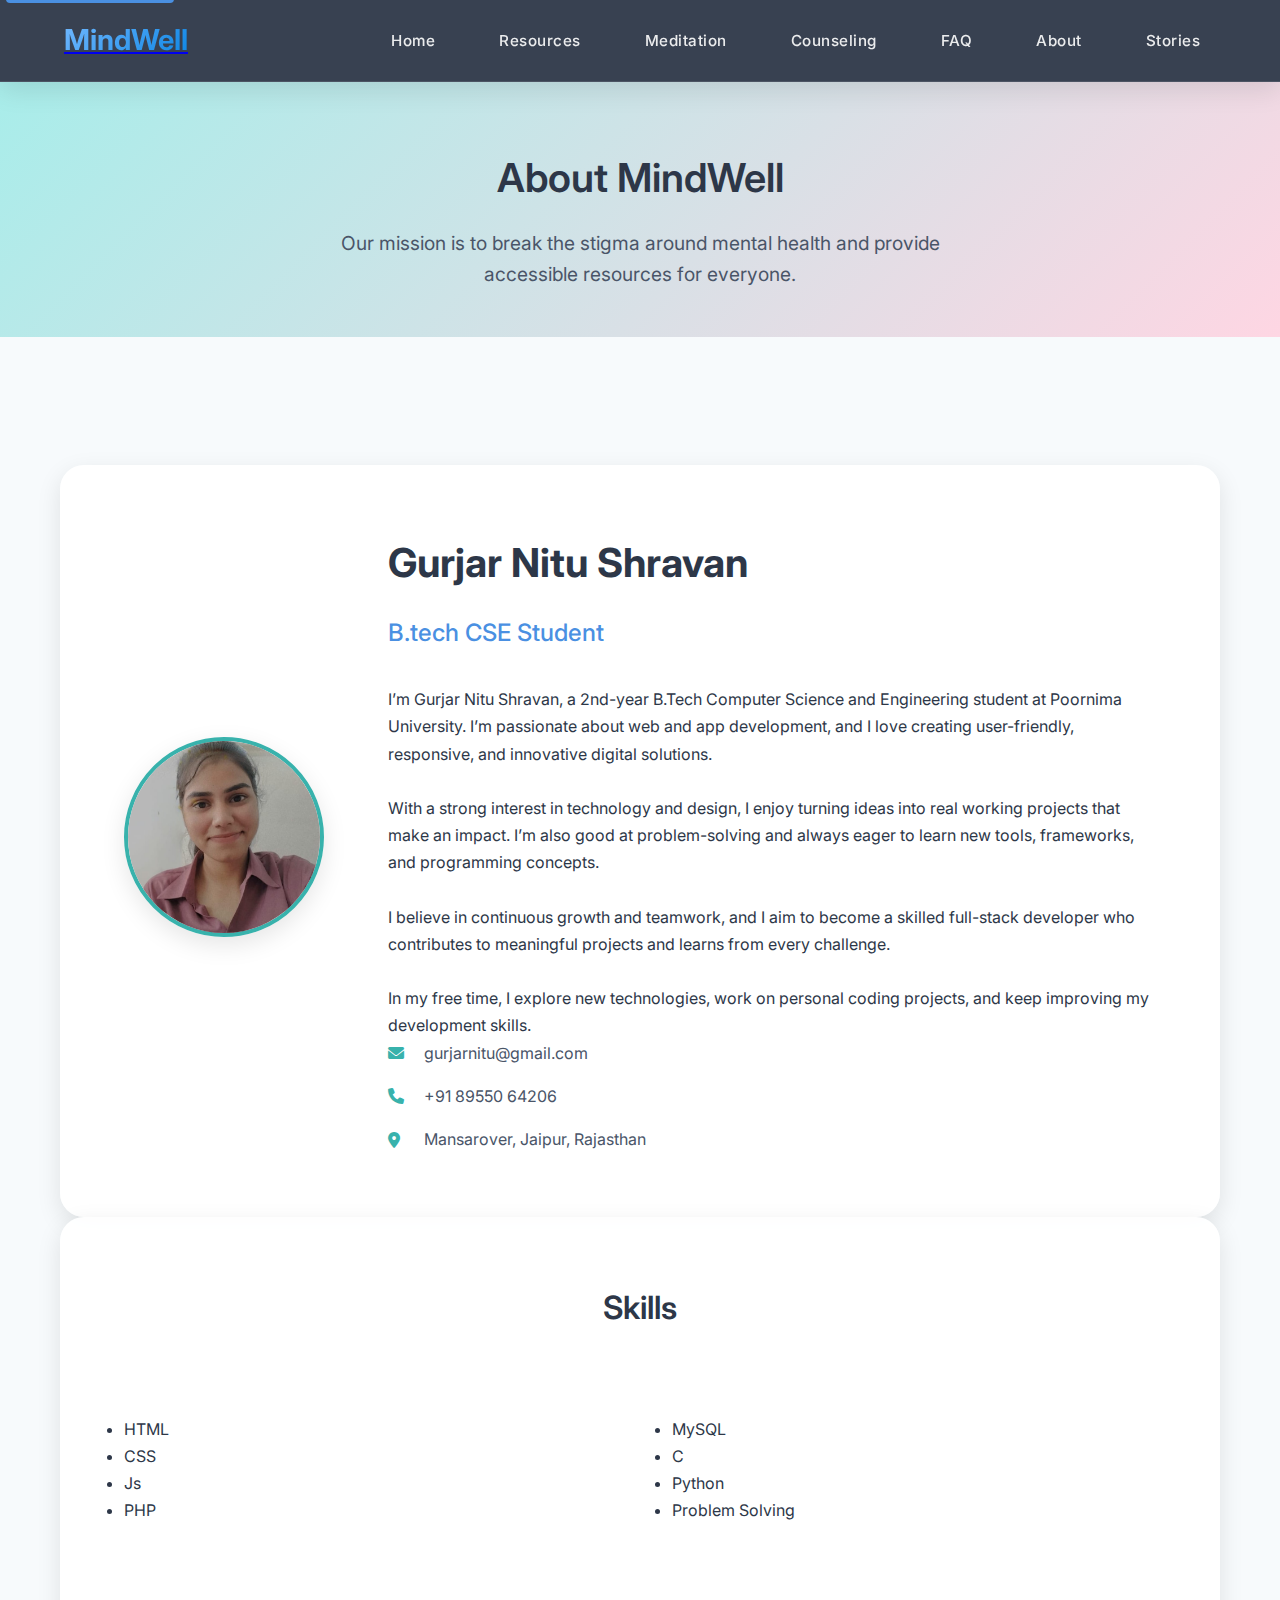
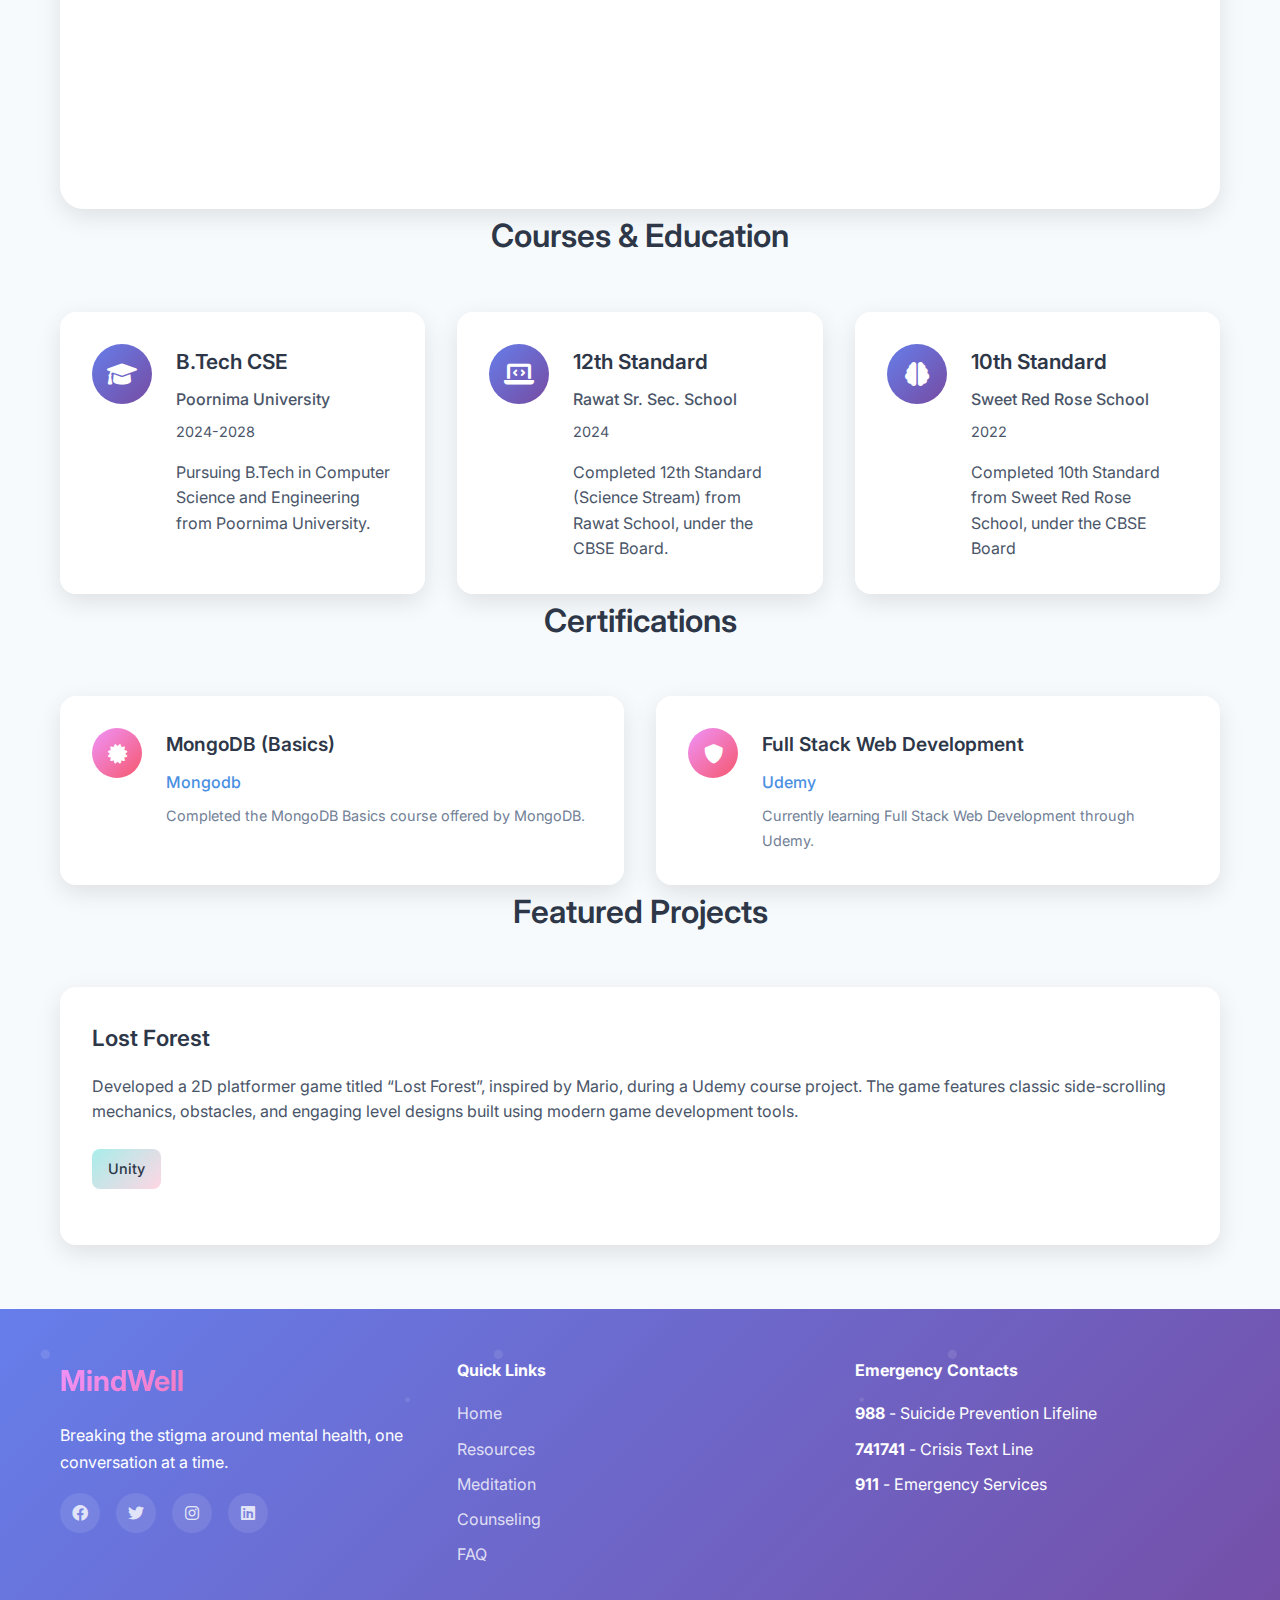
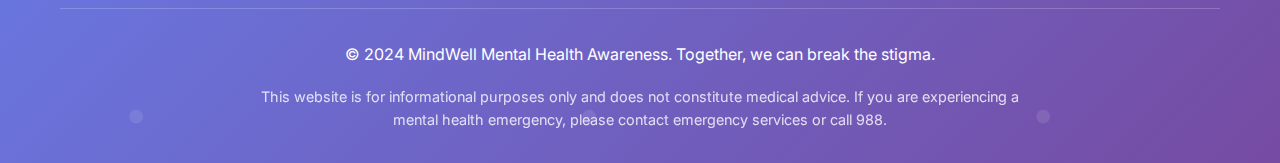
<file: about.html>
<!DOCTYPE html>
<html lang="en">
<head>
    <meta charset="UTF-8">
    <meta name="viewport" content="width=device-width, initial-scale=1.0">
    <title>About MindWell - Mental Health Support</title>
    <link rel="icon" type="image/svg+xml" href="favicon.ico">
    <link rel="preconnect" href="https://fonts.googleapis.com">
    <link rel="preconnect" href="https://fonts.gstatic.com" crossorigin>
    <link href="https://fonts.googleapis.com/css2?family=Inter:wght@300;400;500;600;700&family=Noto+Sans+Devanagari:wght@400;500;600;700&display=swap" rel="stylesheet">
    <link rel="stylesheet" href="styles.css">
    <link href="https://cdnjs.cloudflare.com/ajax/libs/font-awesome/6.0.0/css/all.min.css" rel="stylesheet">
</head>
<body>
    <a href="#main-content" class="skip-link">Skip to main content</a>
    <header>
        <nav>
            <div class="logo">
                <a href="index.html"><h1>MindWell</h1></a>
            </div>
            <ul class="nav-links">
                <li><a href="index.html">Home</a></li>
                <li><a href="resources.html">Resources</a></li>
                <li><a href="meditation.html">Meditation</a></li>
                <li><a href="counseling.html">Counseling</a></li>
                <li><a href="faq.html">FAQ</a></li>
                <li><a href="about.html" class="active">About</a></li>
                <li><a href="testimonials.html">Stories</a></li>
            </ul>
            <div class="mobile-menu-toggle" aria-label="Toggle mobile menu">
                <span></span>
                <span></span>
                <span></span>
            </div>
        </nav>
    </header>

    <main id="main-content">
        <div class="page-header">
            <h1>About MindWell</h1>
            <p>Our mission is to break the stigma around mental health and provide accessible resources for everyone.</p>
        </div>
        
        <div class="container">
            <!-- Portfolio Section -->
            <div class="portfolio-section">
                <!-- Profile Header -->
                <div class="profile-header">
                    <div class="profile-image">
                        <img src="image_1.jpg" alt="Profile Picture">
                    </div>
                    <div class="profile-info">
                        <h1>Gurjar Nitu Shravan</h1>
                        <h2>B.tech CSE Student</h2>
                        <p class="profile-description">
                            <p>I’m Gurjar Nitu Shravan, a 2nd-year B.Tech Computer Science and Engineering student at Poornima University. I’m passionate about web and app development, and I love creating user-friendly, responsive, and innovative digital solutions.</p>
                            <br>
                            <p>With a strong interest in technology and design, I enjoy turning ideas into real working projects that make an impact. I’m also good at problem-solving and always eager to learn new tools, frameworks, and programming concepts.</p><br>
                            <p>I believe in continuous growth and teamwork, and I aim to become a skilled full-stack developer who contributes to meaningful projects and learns from every challenge.</p><br>
                            <p>In my free time, I explore new technologies, work on personal coding projects, and keep improving my development skills.</p>
                        </p>
                        <div class="contact-info">
                            <div class="contact-item">
                                <i class="fas fa-envelope"></i>
                                <span>gurjarnitu@gmail.com</span>
                            </div>
                            <div class="contact-item">
                                <i class="fas fa-phone"></i>
                                <span>+91 89550 64206</span>
                            </div>
                            <div class="contact-item">
                                <i class="fas fa-map-marker-alt"></i>
                                <span>Mansarover, Jaipur, Rajasthan</span>
                            </div>
                        </div>
                    </div>
                </div>

                <!-- About Section -->
                <div class="about-section">
                    <h2 style="justify-self: center;">Skills</h2>
                    <div class="about-content" style="grid-template-rows: 1fr 1fr;">
                        <ul>
                            <li>HTML</li>
                            <li>CSS</li>
                            <li>Js</li>
                            <li>PHP</li>
                        </ul>
                        <ul>
                            <li>MySQL</li>
                            <li>C</li>
                            <li>Python</li>
                            <li>Problem Solving</li>
                        </ul>
                    </div>
                </div>

                <!-- Courses Section -->
                <div class="courses-section">
                    <h2>Courses & Education</h2>
                    <div class="courses-grid">
                        <div class="course-card">
                            <div class="course-icon">
                                <i class="fas fa-graduation-cap"></i>
                            </div>
                            <div class="course-info">
                                <h3>B.Tech CSE</h3>
                                <p class="institution">Poornima University</p>
                                <p class="year">2024-2028</p>
                                <p>Pursuing B.Tech in Computer Science and Engineering from Poornima University.</p>
                            </div>
                        </div>
                        
                        <div class="course-card">
                            <div class="course-icon">
                                <i class="fas fa-laptop-code"></i>
                            </div>
                            <div class="course-info">
                                <h3>12th Standard</h3>
                                <p class="institution">Rawat Sr. Sec. School</p>
                                <p class="year">2024</p>
                                <p>Completed 12th Standard (Science Stream) from Rawat School, under the CBSE Board.</p>
                            </div>
                        </div>
                        
                        <div class="course-card">
                            <div class="course-icon">
                                <i class="fas fa-brain"></i>
                            </div>
                            <div class="course-info">
                                <h3>10th Standard</h3>
                                <p class="institution">Sweet Red Rose School</p>
                                <p class="year">2022</p>
                                <p>Completed 10th Standard from Sweet Red Rose School, under the CBSE Board</p>
                            </div>
                        </div>
                    </div>
                </div>

                <!-- Certificates Section -->
                <div class="certificates-section">
                    <h2>Certifications</h2>
                    <div class="certificates-grid">
                        <div class="certificate-card">
                            <div class="certificate-icon">
                                <i class="fas fa-certificate"></i>
                            </div>
                            <div class="certificate-info">
                                <h3>MongoDB (Basics)</h3>
                                <p class="issuer">Mongodb</p>
                                <p class="validity">Completed the MongoDB Basics course offered by MongoDB.</p>
                            </div>
                        </div>
                        
                        <div class="certificate-card">
                            <div class="certificate-icon">
                                <i class="fas fa-shield-alt"></i>
                            </div>
                            <div class="certificate-info">
                                <h3>Full Stack Web Development</h3>
                                <p class="issuer">Udemy</p>
                                <p class="validity">Currently learning Full Stack Web Development through Udemy.</p>
                            </div>
                        </div>
                    </div>
                </div>

                <!-- Projects Section -->
                <div class="projects-section">
                    <h2>Featured Projects</h2>
                    <div class="projects-grid">
                        <div class="project-card">
                            <div class="project-content">
                                <h3>Lost Forest</h3>
                                <p>Developed a 2D platformer game titled “Lost Forest”, inspired by Mario, during a Udemy course project. The game features classic side-scrolling mechanics, obstacles, and engaging level designs built using modern game development tools.</p>
                                <div class="project-tech">
                                    <span class="tech-tag">Unity</span>
                                </div>
                            </div>
                        </div>
                    </div>
                </div>
            </div>
        </div>
    </main>

    <footer>
        <div class="container">
            <div class="footer-content">
                <div class="footer-section">
                    <h3>MindWell</h3>
                    <p>Breaking the stigma around mental health, one conversation at a time.</p>
                    <div class="social-links">
                        <a href="#" aria-label="Facebook"><i class="fab fa-facebook"></i></a>
                        <a href="#" aria-label="Twitter"><i class="fab fa-twitter"></i></a>
                        <a href="#" aria-label="Instagram"><i class="fab fa-instagram"></i></a>
                        <a href="#" aria-label="LinkedIn"><i class="fab fa-linkedin"></i></a>
                    </div>
                </div>
                <div class="footer-section">
                    <h4>Quick Links</h4>
                    <ul>
                        <li><a href="index.html">Home</a></li>
                        <li><a href="resources.html">Resources</a></li>
                        <li><a href="meditation.html">Meditation</a></li>
                        <li><a href="counseling.html">Counseling</a></li>
                        <li><a href="faq.html">FAQ</a></li>
                    </ul>
                </div>
                <div class="footer-section">
                    <h4>Emergency Contacts</h4>
                    <ul>
                        <li><strong>988</strong> - Suicide Prevention Lifeline</li>
                        <li><strong>741741</strong> - Crisis Text Line</li>
                        <li><strong>911</strong> - Emergency Services</li>
                    </ul>
                </div>
            </div>
            <div class="footer-bottom">
                <p>&copy; 2024 MindWell Mental Health Awareness. Together, we can break the stigma.</p>
                <p class="disclaimer">This website is for informational purposes only and does not constitute medical advice. If you are experiencing a mental health emergency, please contact emergency services or call 988.</p>
            </div>
        </div>
    </footer>
    
    <script src="script.js"></script>
</body>
</html>
</file>
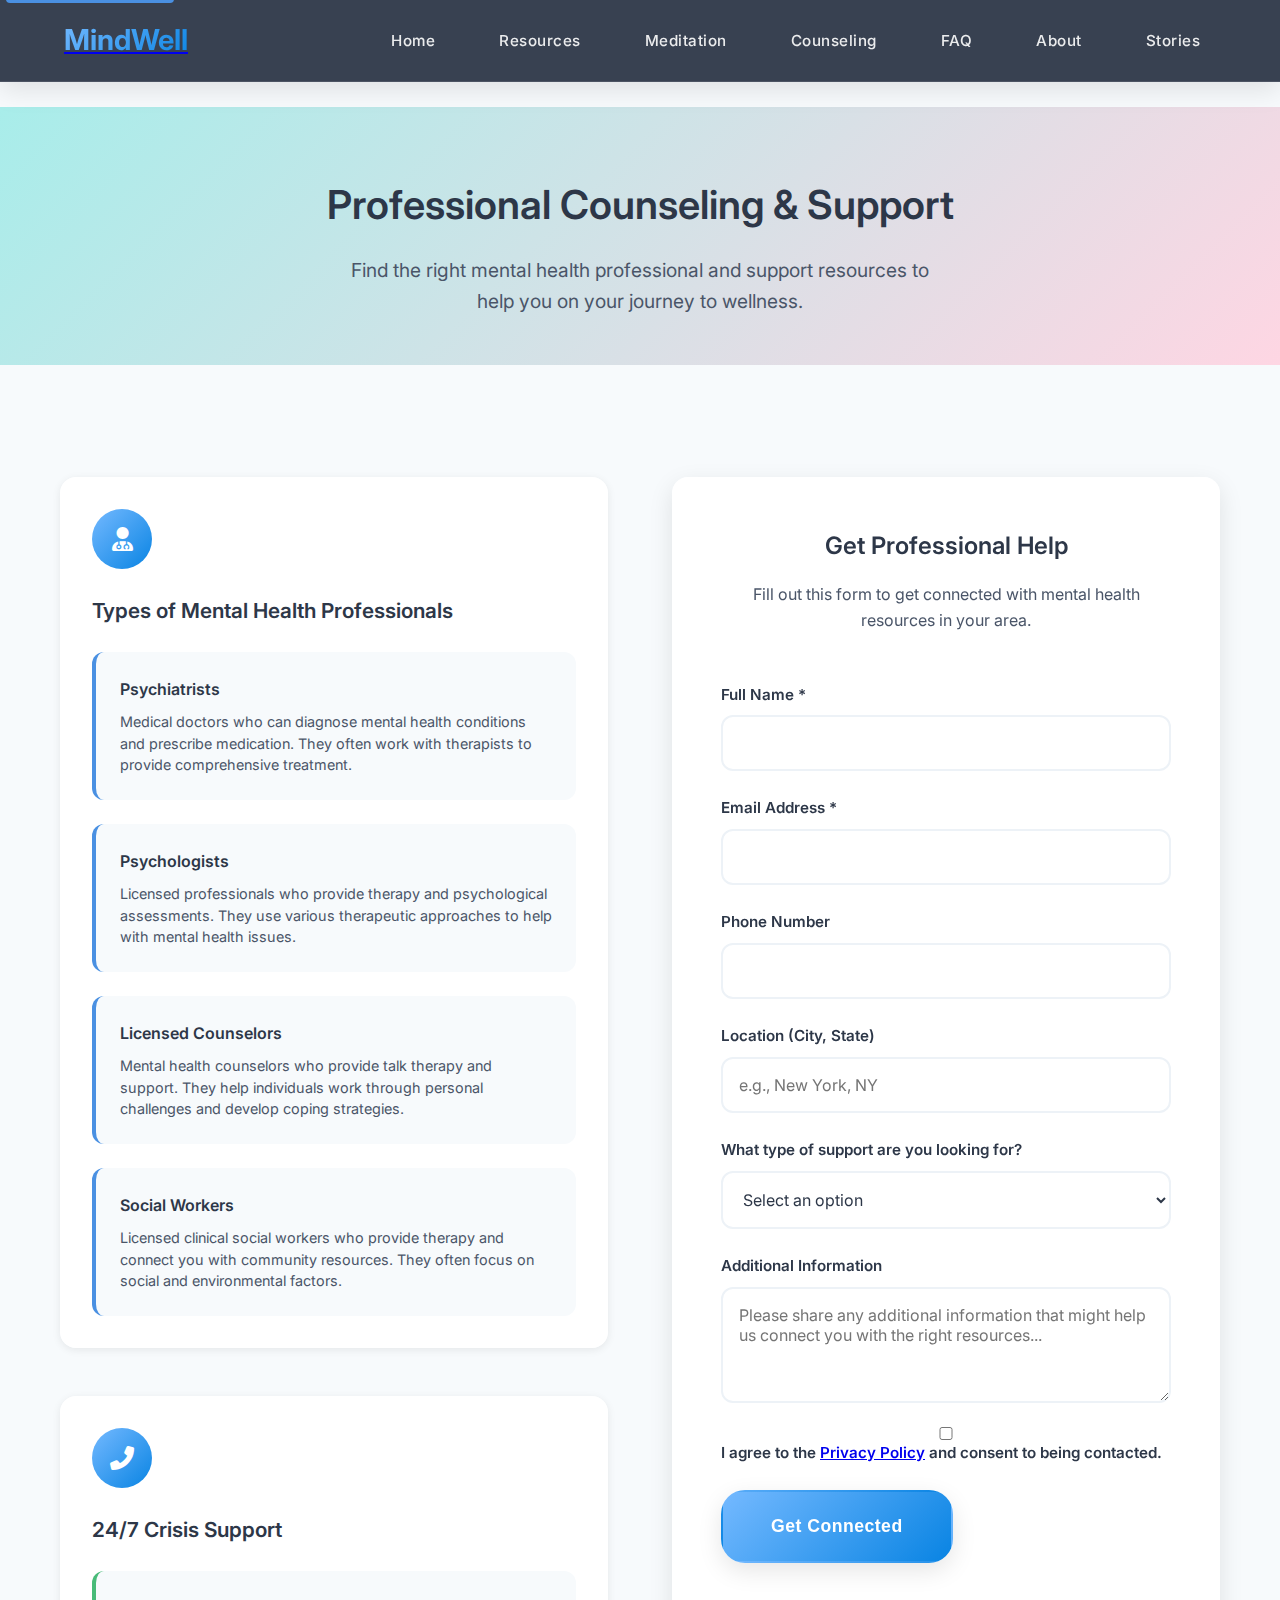
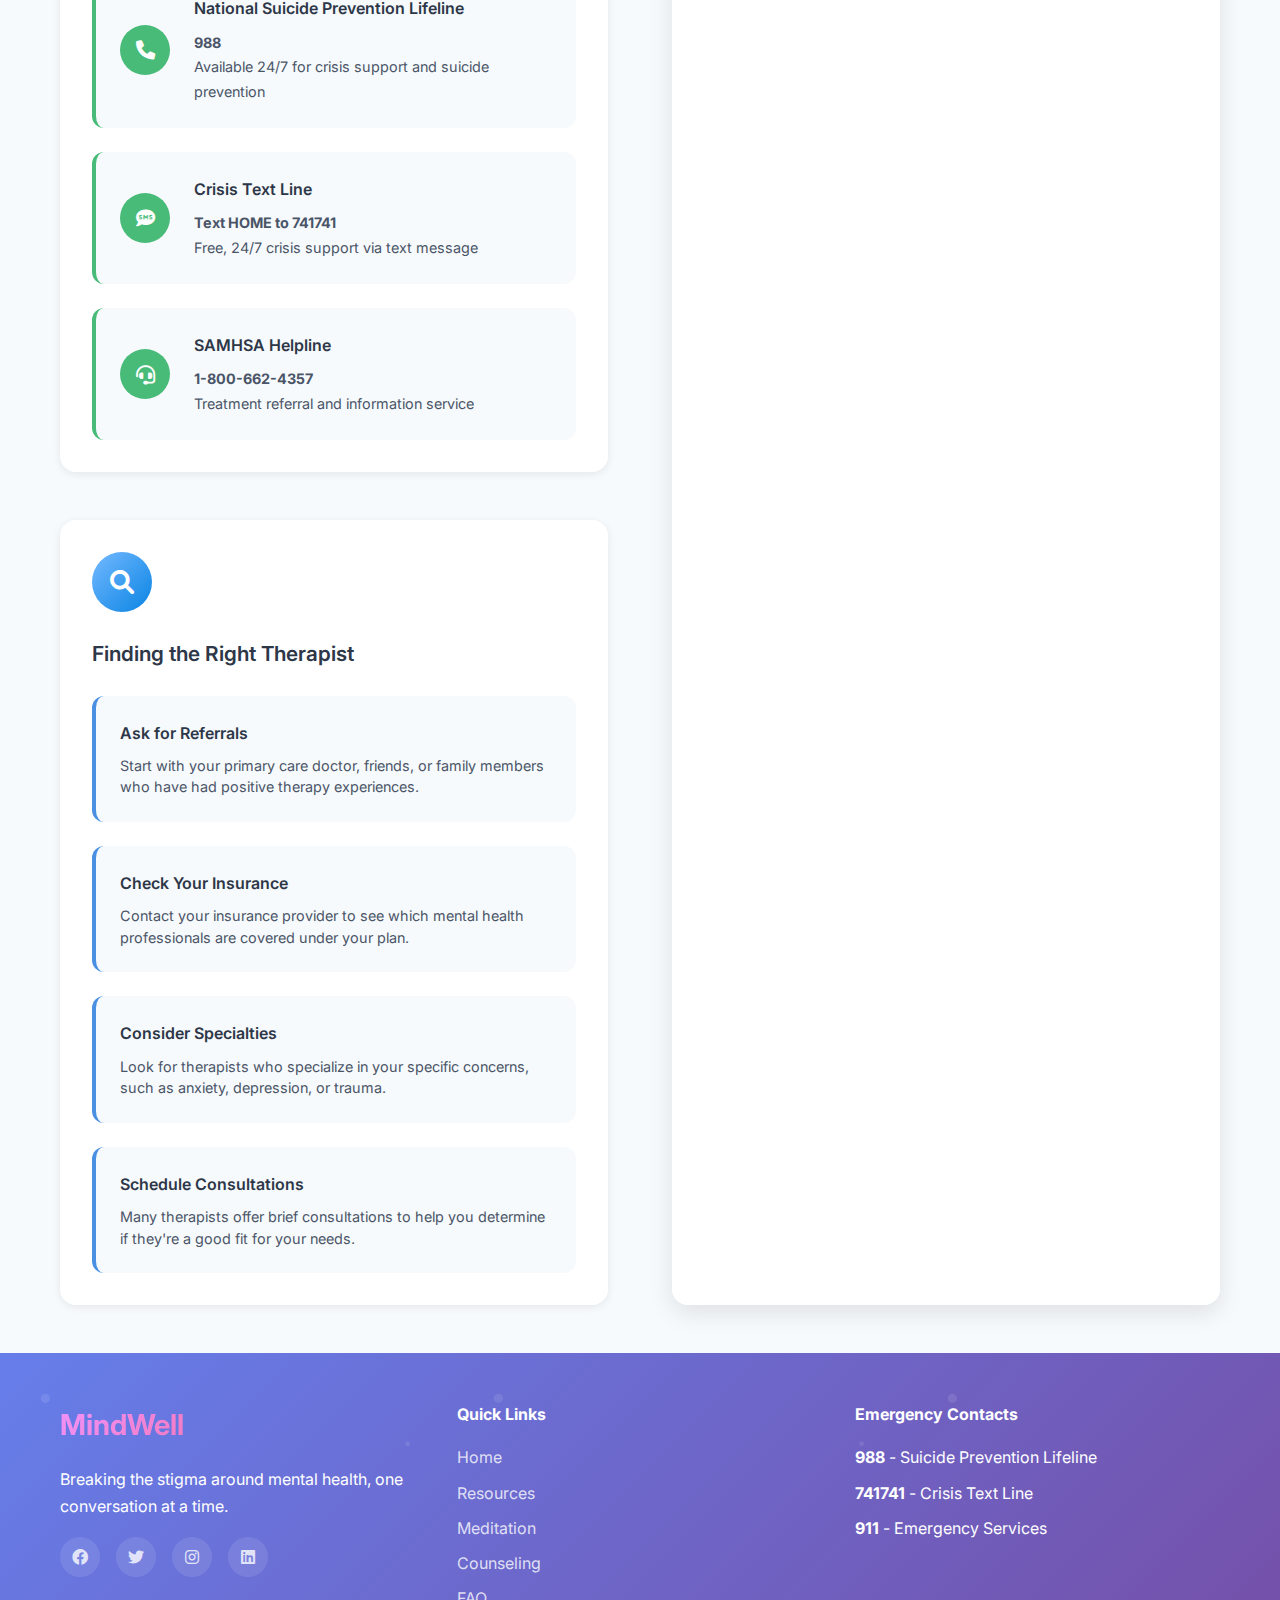
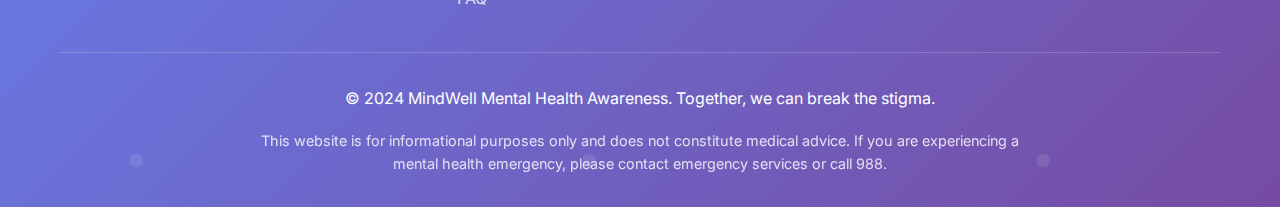
<file: counseling.html>
++<!DOCTYPE html>
<html lang="en">
<head>
    <meta charset="UTF-8">
    <meta name="viewport" content="width=device-width, initial-scale=1.0">
    <title>Professional Counseling & Support - MindWell</title>
    <link rel="icon" type="image/svg+xml" href="favicon.ico">
    <link rel="preconnect" href="https://fonts.googleapis.com">
    <link rel="preconnect" href="https://fonts.gstatic.com" crossorigin>
    <link href="https://fonts.googleapis.com/css2?family=Inter:wght@300;400;500;600;700&family=Noto+Sans+Devanagari:wght@400;500;600;700&display=swap" rel="stylesheet">
    <link rel="stylesheet" href="styles.css">
    <link href="https://cdnjs.cloudflare.com/ajax/libs/font-awesome/6.0.0/css/all.min.css" rel="stylesheet">
</head>
<body>
    <a href="#main-content" class="skip-link">Skip to main content</a>
    <header>
        <nav>
            <div class="logo">
                <a href="index.html"><h1>MindWell</h1></a>
            </div>
            <ul class="nav-links">
                <li><a href="index.html">Home</a></li>
                <li><a href="resources.html">Resources</a></li>
                <li><a href="meditation.html">Meditation</a></li>
                <li><a href="counseling.html" class="active">Counseling</a></li>
                <li><a href="faq.html">FAQ</a></li>
                <li><a href="about.html">About</a></li>
                <li><a href="testimonials.html">Stories</a></li>
            </ul>
            <div class="mobile-menu-toggle" aria-label="Toggle mobile menu">
                <span></span>
                <span></span>
                <span></span>
            </div>
        </nav>
    </header>

    <main id="main-content">
        <div class="page-header">
            <h1>Professional Counseling & Support</h1>
            <p>Find the right mental health professional and support resources to help you on your journey to wellness.</p>
        </div>
        
        <div class="container">
            <div class="counseling-content">
                <div class="counseling-info">
                    <div class="info-section">
                        <div class="info-icon">
                            <i class="fas fa-user-md" aria-hidden="true"></i>
                        </div>
                        <h3>Types of Mental Health Professionals</h3>
                        <div class="professional-types">
                            <div class="professional-card">
                                <h4>Psychiatrists</h4>
                                <p>Medical doctors who can diagnose mental health conditions and prescribe medication. They often work with therapists to provide comprehensive treatment.</p>
                            </div>
                            <div class="professional-card">
                                <h4>Psychologists</h4>
                                <p>Licensed professionals who provide therapy and psychological assessments. They use various therapeutic approaches to help with mental health issues.</p>
                            </div>
                            <div class="professional-card">
                                <h4>Licensed Counselors</h4>
                                <p>Mental health counselors who provide talk therapy and support. They help individuals work through personal challenges and develop coping strategies.</p>
                            </div>
                            <div class="professional-card">
                                <h4>Social Workers</h4>
                                <p>Licensed clinical social workers who provide therapy and connect you with community resources. They often focus on social and environmental factors.</p>
                            </div>
                        </div>
                    </div>

                    <div class="info-section">
                        <div class="info-icon">
                            <i class="fas fa-phone-alt" aria-hidden="true"></i>
                        </div>
                        <h3>24/7 Crisis Support</h3>
                        <div class="helpline-cards">
                            <div class="helpline-card">
                                <div class="helpline-icon">
                                    <i class="fas fa-phone" aria-hidden="true"></i>
                                </div>
                                <div class="helpline-info">
                                    <h4>National Suicide Prevention Lifeline</h4>
                                    <p class="helpline-number">988</p>
                                    <p>Available 24/7 for crisis support and suicide prevention</p>
                                </div>
                            </div>
                            <div class="helpline-card">
                                <div class="helpline-icon">
                                    <i class="fas fa-sms" aria-hidden="true"></i>
                                </div>
                                <div class="helpline-info">
                                    <h4>Crisis Text Line</h4>
                                    <p class="helpline-number">Text HOME to 741741</p>
                                    <p>Free, 24/7 crisis support via text message</p>
                                </div>
                            </div>
                            <div class="helpline-card">
                                <div class="helpline-icon">
                                    <i class="fas fa-headset" aria-hidden="true"></i>
                                </div>
                                <div class="helpline-info">
                                    <h4>SAMHSA Helpline</h4>
                                    <p class="helpline-number">1-800-662-4357</p>
                                    <p>Treatment referral and information service</p>
                                </div>
                            </div>
                        </div>
                    </div>

                    <div class="info-section">
                        <div class="info-icon">
                            <i class="fas fa-search" aria-hidden="true"></i>
                        </div>
                        <h3>Finding the Right Therapist</h3>
                        <div class="finding-tips">
                            <div class="tip-item">
                                <h4>Ask for Referrals</h4>
                                <p>Start with your primary care doctor, friends, or family members who have had positive therapy experiences.</p>
                            </div>
                            <div class="tip-item">
                                <h4>Check Your Insurance</h4>
                                <p>Contact your insurance provider to see which mental health professionals are covered under your plan.</p>
                            </div>
                            <div class="tip-item">
                                <h4>Consider Specialties</h4>
                                <p>Look for therapists who specialize in your specific concerns, such as anxiety, depression, or trauma.</p>
                            </div>
                            <div class="tip-item">
                                <h4>Schedule Consultations</h4>
                                <p>Many therapists offer brief consultations to help you determine if they're a good fit for your needs.</p>
                            </div>
                        </div>
                    </div>
                </div>
                
                <div class="contact-form-section">
                    <div class="form-header">
                        <h3>Get Professional Help</h3>
                        <p>Fill out this form to get connected with mental health resources in your area.</p>
                    </div>
                    
                    <form class="counseling-form" id="counselingForm">
                        <div class="form-group" >
                            <label for="counseling-name">Full Name *</label>
                            <input type="text" id="counseling-name" name="name" required>
                            <span class="error-message"></span>
                        </div>
                        
                        <div class="form-group">
                            <label for="counseling-email">Email Address *</label>
                            <input type="email" id="counseling-email" name="email" required>
                            <span class="error-message"></span>
                        </div>
                        
                        <div class="form-group">
                            <label for="counseling-phone">Phone Number</label>
                            <input type="tel" id="counseling-phone" name="phone">
                            <span class="error-message"></span>
                        </div>
                        
                        <div class="form-group">
                            <label for="counseling-location">Location (City, State)</label>
                            <input type="text" id="counseling-location" name="location" placeholder="e.g., New York, NY">
                            <span class="error-message"></span>
                        </div>
                        
                        <div class="form-group">
                            <label for="counseling-concern">What type of support are you looking for?</label>
                            <select id="counseling-concern" name="concern">
                                <option value="">Select an option</option>
                                <option value="anxiety">Anxiety</option>
                                <option value="depression">Depression</option>
                                <option value="trauma">Trauma</option>
                                <option value="relationship">Relationship Issues</option>
                                <option value="addiction">Addiction</option>
                                <option value="grief">Grief and Loss</option>
                                <option value="stress">Stress Management</option>
                                <option value="other">Other</option>
                            </select>
                            <span class="error-message"></span>
                        </div>
                        
                        <div class="form-group">
                            <label for="counseling-message">Additional Information</label>
                            <textarea id="counseling-message" name="message" rows="4" placeholder="Please share any additional information that might help us connect you with the right resources..."></textarea>
                            <span class="error-message"></span>
                        </div>
                        
                        <div class="form-group checkbox-group">
                            <label class="checkbox-label">
                                <input type="checkbox" id="counseling-privacy" name="privacy" required>
                                <span class="checkmark"></span>
                                I agree to the <a href="#" class="privacy-link">Privacy Policy</a> and consent to being contacted.
                            </label>
                            <span class="error-message"></span>
                        </div>
                        
                        <button type="submit" class="cta-button primary">
                            <!-- <i class="fas fa-paper-plane" aria-hidden="true"></i> -->
                            Get Connected
                        </button>
                    </form>
                </div>
            </div>
        </div>
    </main>

    <footer>
        <div class="container">
            <div class="footer-content">
                <div class="footer-section">
                    <h3>MindWell</h3>
                    <p>Breaking the stigma around mental health, one conversation at a time.</p>
                    <div class="social-links">
                        <a href="#" aria-label="Facebook"><i class="fab fa-facebook"></i></a>
                        <a href="#" aria-label="Twitter"><i class="fab fa-twitter"></i></a>
                        <a href="#" aria-label="Instagram"><i class="fab fa-instagram"></i></a>
                        <a href="#" aria-label="LinkedIn"><i class="fab fa-linkedin"></i></a>
                    </div>
                </div>
                <div class="footer-section">
                    <h4>Quick Links</h4>
                    <ul>
                        <li><a href="index.html">Home</a></li>
                        <li><a href="resources.html">Resources</a></li>
                        <li><a href="meditation.html">Meditation</a></li>
                        <li><a href="counseling.html">Counseling</a></li>
                        <li><a href="faq.html">FAQ</a></li>
                    </ul>
                </div>
                <div class="footer-section">
                    <h4>Emergency Contacts</h4>
                    <ul>
                        <li><strong>988</strong> - Suicide Prevention Lifeline</li>
                        <li><strong>741741</strong> - Crisis Text Line</li>
                        <li><strong>911</strong> - Emergency Services</li>
                    </ul>
                </div>
            </div>
            <div class="footer-bottom">
                <p>&copy; 2024 MindWell Mental Health Awareness. Together, we can break the stigma.</p>
                <p class="disclaimer">This website is for informational purposes only and does not constitute medical advice. If you are experiencing a mental health emergency, please contact emergency services or call 988.</p>
            </div>
        </div>
    </footer>
    
    <script src="script.js"></script>
</body>
</html>
</file>
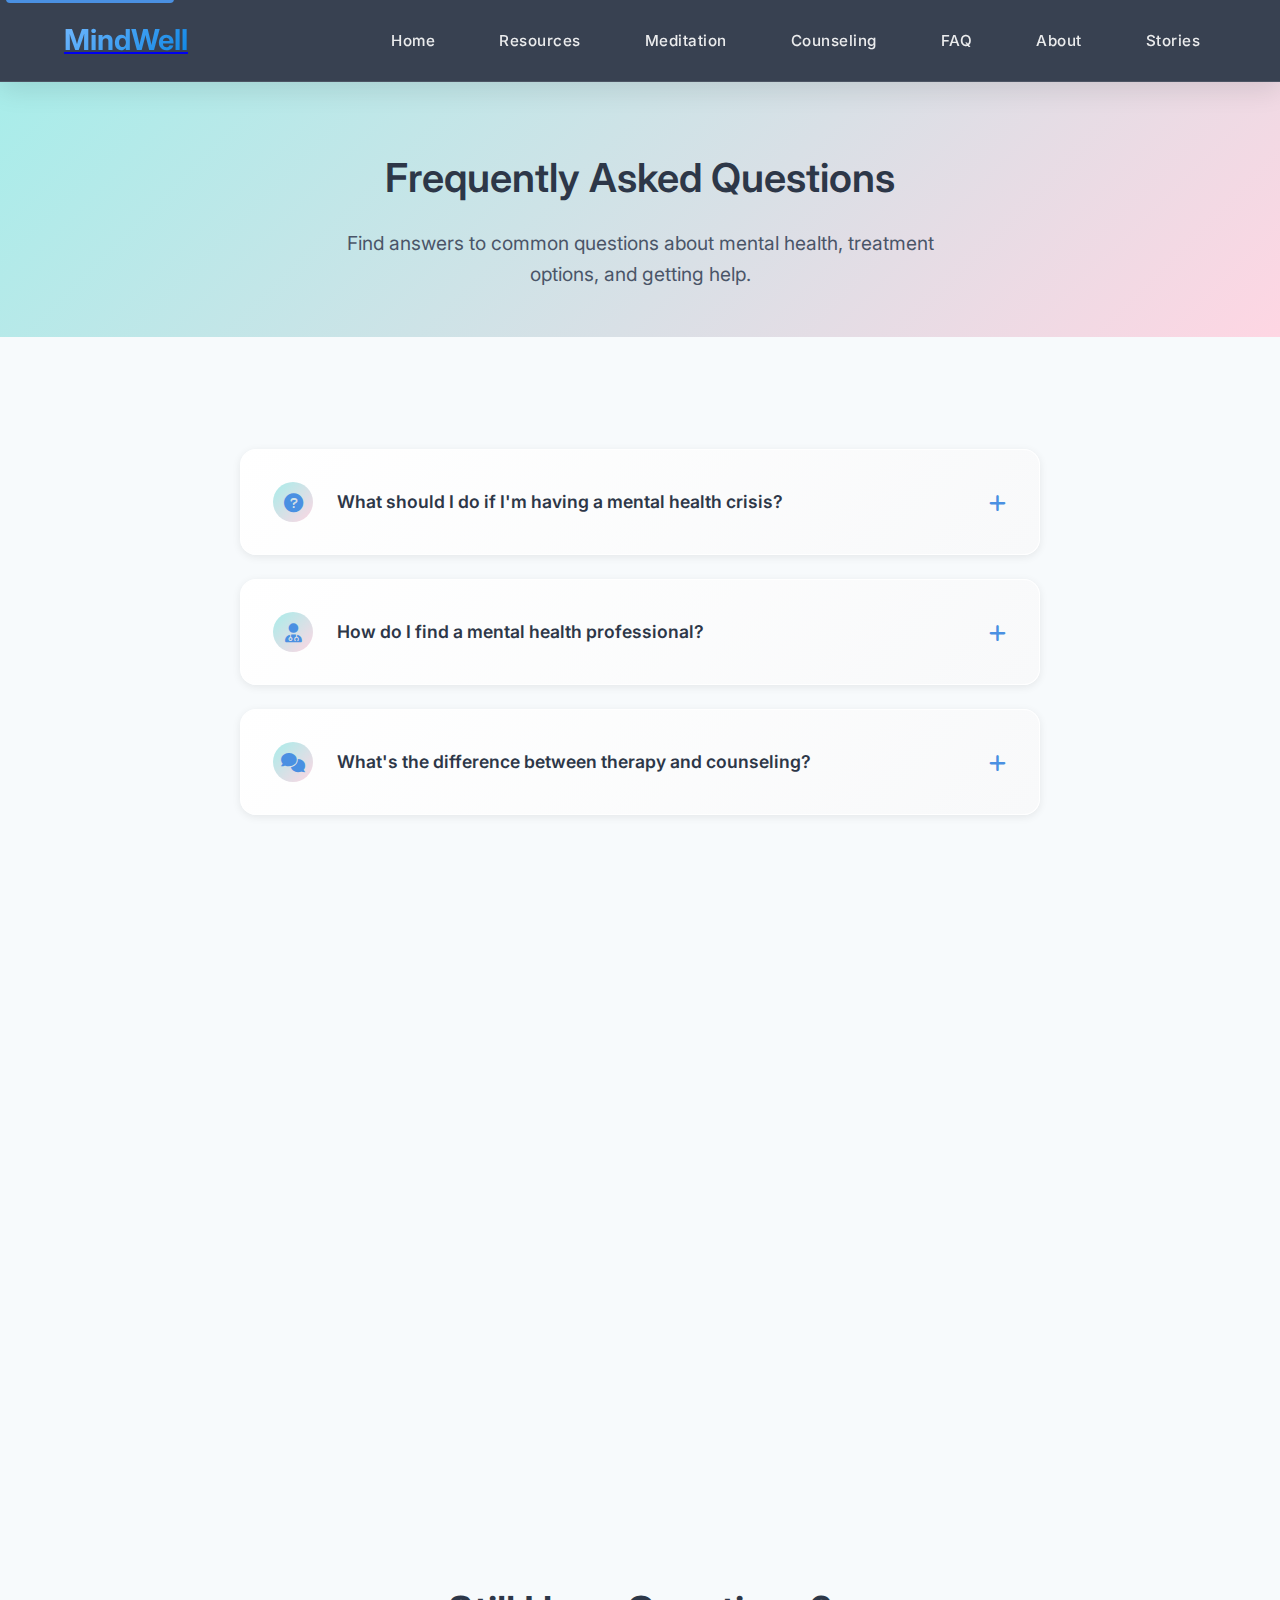
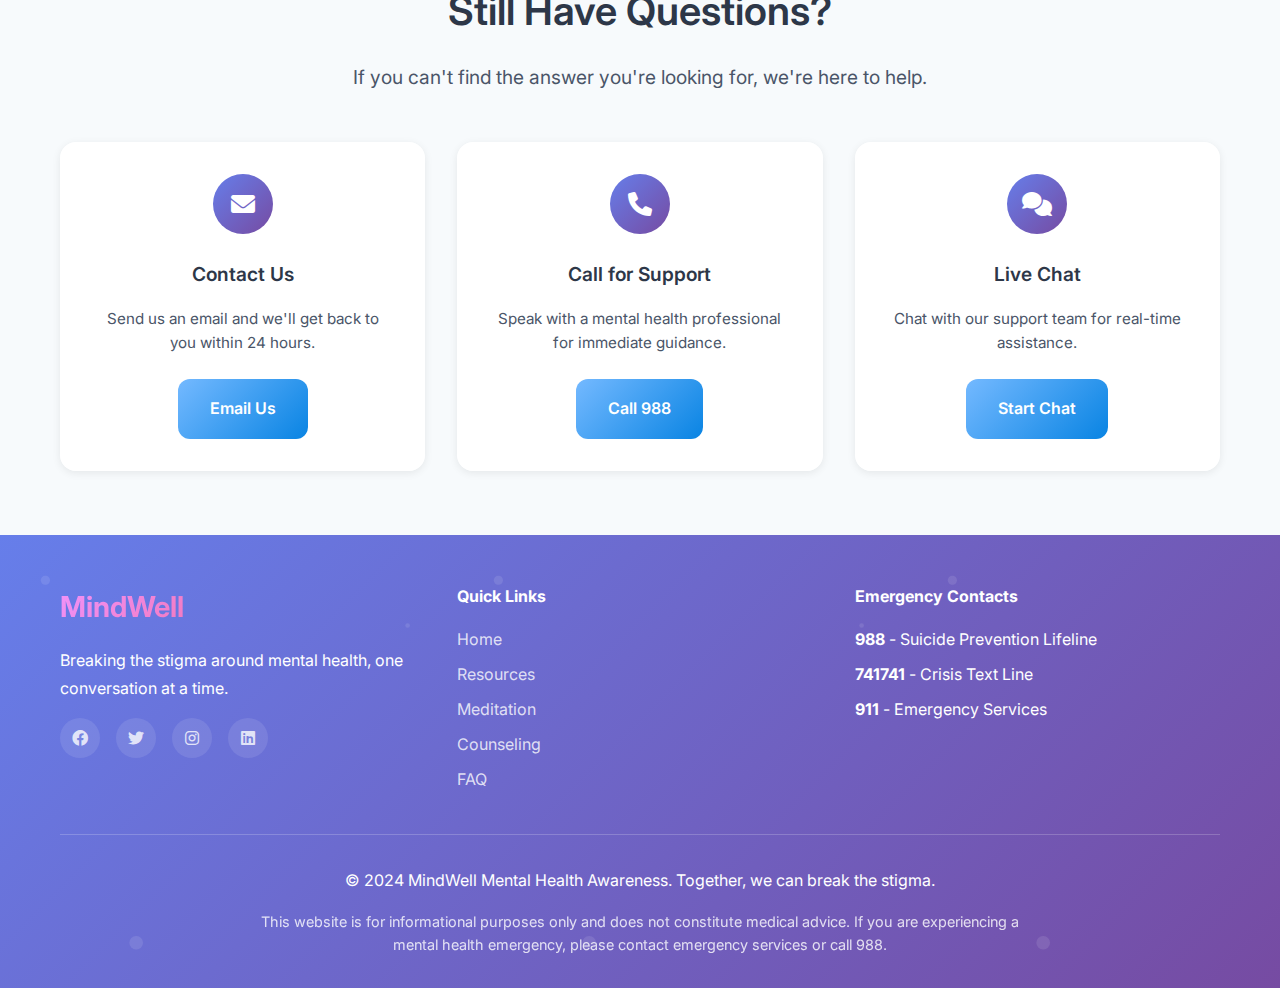
<file: faq.html>
<!DOCTYPE html>
<html lang="en">
<head>
    <meta charset="UTF-8">
    <meta name="viewport" content="width=device-width, initial-scale=1.0">
    <title>Frequently Asked Questions - MindWell</title>
    <link rel="icon" type="image/svg+xml" href="favicon.ico">
    <link rel="preconnect" href="https://fonts.googleapis.com">
    <link rel="preconnect" href="https://fonts.gstatic.com" crossorigin>
    <link href="https://fonts.googleapis.com/css2?family=Inter:wght@300;400;500;600;700&family=Noto+Sans+Devanagari:wght@400;500;600;700&display=swap" rel="stylesheet">
    <link rel="stylesheet" href="styles.css">
    <link href="https://cdnjs.cloudflare.com/ajax/libs/font-awesome/6.0.0/css/all.min.css" rel="stylesheet">
</head>
<body>
    <a href="#main-content" class="skip-link">Skip to main content</a>
    <header>
        <nav>
            <div class="logo">
                <a href="index.html"><h1>MindWell</h1></a>
            </div>
            <ul class="nav-links">
                <li><a href="index.html">Home</a></li>
                <li><a href="resources.html">Resources</a></li>
                <li><a href="meditation.html">Meditation</a></li>
                <li><a href="counseling.html">Counseling</a></li>
                <li><a href="faq.html" class="active">FAQ</a></li>
                <li><a href="about.html">About</a></li>
                <li><a href="testimonials.html">Stories</a></li>
            </ul>
            <div class="mobile-menu-toggle" aria-label="Toggle mobile menu">
                <span></span>
                <span></span>
                <span></span>
            </div>
        </nav>
    </header>

    <main id="main-content">
        <div class="page-header">
            <h1>Frequently Asked Questions</h1>
            <p>Find answers to common questions about mental health, treatment options, and getting help.</p>
        </div>
        
        <div class="container">
            <div class="faq-grid">
                <div class="faq-item card-3d">
                    <div class="faq-question">
                        <div class="question-icon">
                            <i class="fas fa-question-circle" aria-hidden="true"></i>
                        </div>
                        <h3>What should I do if I'm having a mental health crisis?</h3>
                        <i class="fas fa-plus" aria-hidden="true"></i>
                    </div>
                    <div class="faq-answer">
                        <p>If you're experiencing a mental health emergency, call 988 for the National Suicide Prevention Lifeline, text HOME to 741741 for the Crisis Text Line, or go to your nearest emergency room. These services are available 24/7 and provide immediate support. Don't hesitate to reach out - your safety and well-being are the top priority.</p>
                    </div>
                </div>
                
                <div class="faq-item card-3d">
                    <div class="faq-question">
                        <div class="question-icon">
                            <i class="fas fa-user-md" aria-hidden="true"></i>
                        </div>
                        <h3>How do I find a mental health professional?</h3>
                        <i class="fas fa-plus" aria-hidden="true"></i>
                    </div>
                    <div class="faq-answer">
                        <p>Start by contacting your healthcare provider for referrals, check with your insurance for covered providers, or use online directories like Psychology Today. Many community health centers also offer mental health services on a sliding fee scale. You can also ask friends or family members for recommendations if they've had positive experiences with mental health professionals.</p>
                    </div>
                </div>
                
                <div class="faq-item card-3d">
                    <div class="faq-question">
                        <div class="question-icon">
                            <i class="fas fa-comments" aria-hidden="true"></i>
                        </div>
                        <h3>What's the difference between therapy and counseling?</h3>
                        <i class="fas fa-plus" aria-hidden="true"></i>
                    </div>
                    <div class="faq-answer">
                        <p>While often used interchangeably, therapy typically refers to longer-term treatment for mental health conditions, while counseling may focus on specific issues or life transitions. Both can be effective depending on your needs. The most important factor is finding a qualified professional you feel comfortable with and who uses evidence-based approaches.</p>
                    </div>
                </div>
                
                <div class="faq-item card-3d">
                    <div class="faq-question">
                        <div class="question-icon">
                            <i class="fas fa-heart" aria-hidden="true"></i>
                        </div>
                        <h3>How can I support someone with mental health challenges?</h3>
                        <i class="fas fa-plus" aria-hidden="true"></i>
                    </div>
                    <div class="faq-answer">
                        <p>Listen without judgment, educate yourself about their condition, offer practical support, encourage professional help when appropriate, and take care of your own mental health too. Small gestures of understanding can make a big difference. Remember that you don't need to have all the answers - sometimes just being present and supportive is enough.</p>
                    </div>
                </div>
                
                <div class="faq-item card-3d">
                    <div class="faq-question">
                        <div class="question-icon">
                            <i class="fas fa-pills" aria-hidden="true"></i>
                        </div>
                        <h3>Do I need medication for mental health treatment?</h3>
                        <i class="fas fa-plus" aria-hidden="true"></i>
                    </div>
                    <div class="faq-answer">
                        <p>Medication is not always necessary for mental health treatment. Many people benefit from therapy alone, while others may need a combination of therapy and medication. A mental health professional can help determine the best treatment approach for your specific situation. The decision should be made collaboratively between you and your healthcare provider.</p>
                    </div>
                </div>
                
                <div class="faq-item card-3d">
                    <div class="faq-question">
                        <div class="question-icon">
                            <i class="fas fa-clock" aria-hidden="true"></i>
                        </div>
                        <h3>How long does mental health treatment take?</h3>
                        <i class="fas fa-plus" aria-hidden="true"></i>
                    </div>
                    <div class="faq-answer">
                        <p>The duration of treatment varies greatly depending on the individual, the type of condition, and the treatment approach. Some people see improvement in a few sessions, while others may need longer-term support. Your therapist will work with you to set realistic expectations and regularly assess progress toward your goals.</p>
                    </div>
                </div>
                
                <div class="faq-item card-3d">
                    <div class="faq-question">
                        <div class="question-icon">
                            <i class="fas fa-dollar-sign" aria-hidden="true"></i>
                        </div>
                        <h3>How much does mental health treatment cost?</h3>
                        <i class="fas fa-plus" aria-hidden="true"></i>
                    </div>
                    <div class="faq-answer">
                        <p>Costs vary widely depending on your insurance, location, and type of provider. Many therapists offer sliding scale fees, and community health centers often provide low-cost or free services. Some employers also offer Employee Assistance Programs (EAPs) with free counseling sessions. Don't let cost prevent you from seeking help - there are resources available for every budget.</p>
                    </div>
                </div>
                
                <div class="faq-item card-3d">
                    <div class="faq-question">
                        <div class="question-icon">
                            <i class="fas fa-shield-alt" aria-hidden="true"></i>
                        </div>
                        <h3>Is mental health treatment confidential?</h3>
                        <i class="fas fa-plus" aria-hidden="true"></i>
                    </div>
                    <div class="faq-answer">
                        <p>Yes, mental health treatment is confidential. Mental health professionals are bound by strict confidentiality laws and ethical codes. They cannot share your information without your written consent, except in specific situations involving safety concerns. Your privacy and confidentiality are fundamental aspects of effective mental health care.</p>
                    </div>
                </div>
            </div>

            <!-- Additional Help Section -->
            <div class="additional-help">
                <h2>Still Have Questions?</h2>
                <p>If you can't find the answer you're looking for, we're here to help.</p>
                <div class="help-options">
                    <div class="help-card">
                        <div class="help-icon">
                            <i class="fas fa-envelope" aria-hidden="true"></i>
                        </div>
                        <h3>Contact Us</h3>
                        <p>Send us an email and we'll get back to you within 24 hours.</p>
                        <a href="mailto:support@mindwell.org" class="help-btn">Email Us</a>
                    </div>
                    
                    <div class="help-card">
                        <div class="help-icon">
                            <i class="fas fa-phone" aria-hidden="true"></i>
                        </div>
                        <h3>Call for Support</h3>
                        <p>Speak with a mental health professional for immediate guidance.</p>
                        <a href="tel:988" class="help-btn">Call 988</a>
                    </div>
                    
                    <div class="help-card">
                        <div class="help-icon">
                            <i class="fas fa-comments" aria-hidden="true"></i>
                        </div>
                        <h3>Live Chat</h3>
                        <p>Chat with our support team for real-time assistance.</p>
                        <a href="#" class="help-btn">Start Chat</a>
                    </div>
                </div>
            </div>
        </div>
    </main>

    <footer>
        <div class="container">
            <div class="footer-content">
                <div class="footer-section">
                    <h3>MindWell</h3>
                    <p>Breaking the stigma around mental health, one conversation at a time.</p>
                    <div class="social-links">
                        <a href="#" aria-label="Facebook"><i class="fab fa-facebook"></i></a>
                        <a href="#" aria-label="Twitter"><i class="fab fa-twitter"></i></a>
                        <a href="#" aria-label="Instagram"><i class="fab fa-instagram"></i></a>
                        <a href="#" aria-label="LinkedIn"><i class="fab fa-linkedin"></i></a>
                    </div>
                </div>
                <div class="footer-section">
                    <h4>Quick Links</h4>
                    <ul>
                        <li><a href="index.html">Home</a></li>
                        <li><a href="resources.html">Resources</a></li>
                        <li><a href="meditation.html">Meditation</a></li>
                        <li><a href="counseling.html">Counseling</a></li>
                        <li><a href="faq.html">FAQ</a></li>
                    </ul>
                </div>
                <div class="footer-section">
                    <h4>Emergency Contacts</h4>
                    <ul>
                        <li><strong>988</strong> - Suicide Prevention Lifeline</li>
                        <li><strong>741741</strong> - Crisis Text Line</li>
                        <li><strong>911</strong> - Emergency Services</li>
                    </ul>
                </div>
            </div>
            <div class="footer-bottom">
                <p>&copy; 2024 MindWell Mental Health Awareness. Together, we can break the stigma.</p>
                <p class="disclaimer">This website is for informational purposes only and does not constitute medical advice. If you are experiencing a mental health emergency, please contact emergency services or call 988.</p>
            </div>
        </div>
    </footer>
    
    <script src="script.js"></script>
</body>
</html>
</file>
<file: styles.css>
/* Reset and base styles */
* {
    margin: 0;
    padding: 0;
    box-sizing: border-box;
}

html {
    scroll-behavior: smooth;
}

body {
    font-family: 'Inter', 'Segoe UI', -apple-system, BlinkMacSystemFont, 'Segoe UI', Roboto, Oxygen, Ubuntu, Cantarell, sans-serif;
    line-height: 1.7;
    color: var(--text-primary);
    background: var(--bg-secondary);
    overflow-x: hidden;
    font-size: 16px;
    font-weight: 400;
    -webkit-font-smoothing: antialiased;
    -moz-osx-font-smoothing: grayscale;
}

/* CSS Custom Properties - Calming Mental Health Theme */
:root {
    /* Calming color palette */
    --primary-color: #2d3748;
    --secondary-color: #4a90e2;
    --accent-color: #38b2ac;
    --success-color: #48bb78;
    --warning-color: #ed8936;
    --error-color: #f56565;
    
    /* Soft, soothing gradients */
    --gradient-primary: linear-gradient(135deg, #667eea 0%, #764ba2 100%);
    --gradient-secondary: linear-gradient(135deg, #f093fb 0%, #f5576c 100%);
    --gradient-calm: linear-gradient(135deg, #a8edea 0%, #fed6e3 100%);
    --gradient-ocean: linear-gradient(135deg, #74b9ff 0%, #0984e3 100%);
    --gradient-sunset: linear-gradient(135deg, #fd79a8 0%, #fdcb6e 100%);
    
    /* Background colors */
    --bg-primary: #ffffff;
    --bg-secondary: #f7fafc;
    --bg-tertiary: #edf2f7;
    --bg-card: rgba(255, 255, 255, 0.95);
    
    /* Text colors */
    --text-primary: #2d3748;
    --text-secondary: #4a5568;
    --text-muted: #718096;
    --text-light: #a0aec0;
    
    /* Shadows with softer appearance */
    --shadow-light: 0 4px 12px rgba(0,0,0,0.05);
    --shadow-medium: 0 8px 25px rgba(0,0,0,0.1);
    --shadow-heavy: 0 15px 35px rgba(0,0,0,0.15);
    --shadow-card: 0 2px 8px rgba(0,0,0,0.08);
    
    /* Smooth transitions */
    --transition: all 0.3s cubic-bezier(0.4, 0, 0.2, 1);
    --transition-slow: all 0.5s cubic-bezier(0.4, 0, 0.2, 1);
    --transition-fast: all 0.15s cubic-bezier(0.4, 0, 0.2, 1);
    
    /* Border radius */
    --radius-sm: 8px;
    --radius-md: 12px;
    --radius-lg: 16px;
    --radius-xl: 24px;
    
    /* Spacing */
    --spacing-xs: 0.5rem;
    --spacing-sm: 1rem;
    --spacing-md: 1.5rem;
    --spacing-lg: 2rem;
    --spacing-xl: 3rem;
    --spacing-2xl: 4rem;
}

.container {
    max-width: 1200px;
    margin: 0 auto;
    padding: 0 20px;
}

/* Header and Navigation */
header {
    background: rgba(45, 55, 72, 0.95);
    backdrop-filter: blur(20px);
    color: white;
    padding: var(--spacing-sm) 0;
    position: fixed;
    top: 0;
    width: 100%;
    z-index: 1000;
    box-shadow: var(--shadow-medium);
    transition: var(--transition);
    border-bottom: 1px solid rgba(255, 255, 255, 0.1);
}

header.scrolled {
    background: rgba(45, 55, 72, 0.98);
    padding: var(--spacing-xs) 0;
    box-shadow: var(--shadow-heavy);
}

nav {
    display: flex;
    justify-content: space-between;
    align-items: center;
    max-width: 1200px;
    margin: 0 auto;
    padding: 0 var(--spacing-md);
}

.logo h1 {
    color: var(--secondary-color);
    font-size: 1.8rem;
    font-weight: 700;
    background: var(--gradient-ocean);
    -webkit-background-clip: text;
    -webkit-text-fill-color: transparent;
    background-clip: text;
    transition: var(--transition);
}

.logo h1:hover {
    transform: scale(1.05);
}

.nav-links {
    display: flex;
    list-style: none;
    gap: var(--spacing-lg);
    margin: 0;
    padding: 0;
}

.nav-links a {
    color: rgba(255, 255, 255, 0.9);
    text-decoration: none;
    font-weight: 500;
    font-size: 0.95rem;
    padding: var(--spacing-xs) var(--spacing-sm);
    position: relative;
    transition: var(--transition);
    letter-spacing: 0.5px;
}

.nav-links a::after {
    content: '';
    position: absolute;
    bottom: 0;
    left: 50%;
    width: 0;
    height: 2px;
    background: white;
    transition: all 0.3s ease;
    transform: translateX(-50%);
}

.nav-links a:hover {
    color: white;
}

.nav-links a:hover::after {
    width: 100%;
}

/* Mobile Navigation */
.mobile-menu-toggle {
    display: none;
    flex-direction: column;
    cursor: pointer;
    padding: var(--spacing-xs);
    border-radius: var(--radius-sm);
    transition: var(--transition);
}

.mobile-menu-toggle:hover {
    background: rgba(255, 255, 255, 0.1);
}

.mobile-menu-toggle span {
    width: 25px;
    height: 3px;
    background: white;
    margin: 3px 0;
    transition: var(--transition);
    border-radius: 2px;
}

.mobile-menu-toggle.active span:nth-child(1) {
    transform: rotate(-45deg) translate(-5px, 6px);
}

.mobile-menu-toggle.active span:nth-child(2) {
    opacity: 0;
}

.mobile-menu-toggle.active span:nth-child(3) {
    transform: rotate(45deg) translate(-5px, -6px);
}

/* Main content */
main {
    margin-top: 80px;
}

/* Page Management */
.page {
    display: none;
    min-height: calc(100vh - 80px);
}

.page.active {
    display: block;
}

.page-header {
    text-align: center;
    padding: var(--spacing-2xl) 0 var(--spacing-xl) 0;
    background: var(--gradient-calm);
    margin-bottom: var(--spacing-2xl);
}

.page-header h1 {
    font-size: 2.5rem;
    color: var(--text-primary);
    margin-bottom: var(--spacing-sm);
    font-weight: 600;
}

.page-header p {
    font-size: 1.2rem;
    color: var(--text-secondary);
    max-width: 600px;
    margin: 0 auto;
    line-height: 1.6;
}

/* Hero Section */
.hero {
    background: 
        linear-gradient(135deg, rgba(251, 191, 36, 0.3) 0%, rgba(217, 119, 6, 0.4) 100%),
        url('images/meditation-mental-health.svg');
    background-size: cover;
    background-position: center;
    background-repeat: no-repeat;
    background-attachment: fixed;
    color: white;
    padding: var(--spacing-2xl) 0;
    text-align: center;
    position: relative;
    overflow: hidden;
    min-height: 100vh;
    display: flex;
    align-items: center;
    justify-content: center;
    flex-direction: column;
}

.hero::before {
    content: '';
    position: absolute;
    top: 0;
    left: 0;
    width: 100%;
    height: 100%;
    background: url('data:image/svg+xml,<svg xmlns="http://www.w3.org/2000/svg" viewBox="0 0 100 100"><defs><pattern id="grain" width="100" height="100" patternUnits="userSpaceOnUse"><circle cx="20" cy="20" r="1" fill="%23ffffff" opacity="0.05"/><circle cx="80" cy="40" r="1" fill="%23ffffff" opacity="0.05"/><circle cx="40" cy="80" r="1" fill="%23ffffff" opacity="0.05"/></pattern></defs><rect width="100" height="100" fill="url(%23grain)"/></svg>');
    animation: float 20s infinite linear;
}

.hero-background {
    position: absolute;
    top: 0;
    left: 0;
    width: 100%;
    height: 100%;
    z-index: 1;
}

.hero-shape {
    position: absolute;
    top: 50%;
    left: 50%;
    transform: translate(-50%, -50%);
    width: 100%;
    height: 100%;
    opacity: 0.9;
    filter: blur(1px);
    animation: heroFloat 15s ease-in-out infinite;
}

.hero-content {
    position: relative;
    z-index: 2;
    max-width: 800px;
    margin: 0 auto;
    padding: 0 20px;
}

.hero-icon {
    font-size: 4rem;
    margin-bottom: 1rem;
    animation: heartbeat 2s ease-in-out infinite;
}

.hero-icon i {
    background: var(--gradient-secondary);
    -webkit-background-clip: text;
    -webkit-text-fill-color: transparent;
    background-clip: text;
    filter: drop-shadow(0 2px 4px rgba(0,0,0,0.3));
}

.hero-content h2 {
    font-size: 3.5rem;
    margin-bottom: 1rem;
    font-weight: 300;
    text-shadow: 0 4px 8px rgba(0,0,0,0.3);
    animation: fadeInUp 1s ease-out;
}

.hero-content p {
    font-size: 1.4rem;
    margin-bottom: 2rem;
    opacity: 0.95;
    text-shadow: 0 2px 4px rgba(0,0,0,0.3);
    animation: fadeInUp 1s ease-out 0.2s both;
}

.hero-buttons {
    display: flex;
    gap: 1rem;
    justify-content: center;
    flex-wrap: wrap;
    animation: fadeInUp 1s ease-out 0.4s both;
}

.cta-button {
    display: inline-flex;
    align-items: center;
    justify-content: center;
    padding: var(--spacing-md) var(--spacing-xl);
    text-decoration: none;
    border-radius: var(--radius-xl);
    font-size: 1.1rem;
    font-weight: 600;
    position: relative;
    overflow: hidden;
    transition: var(--transition);
    text-transform: none;
    letter-spacing: 0.5px;
    min-width: 180px;
    border: 2px solid transparent;
    cursor: pointer;
}

.cta-button.primary {
    background: var(--gradient-ocean);
    color: white;
    box-shadow: var(--shadow-medium);
    border-color: transparent;
}

.cta-button.primary:hover {
    background: var(--gradient-sunset);
    transform: translateY(-3px) scale(1.05);
    box-shadow: var(--shadow-heavy);
}

.cta-button.secondary {
    background: rgba(255, 255, 255, 0.1);
    color: white;
    border: 2px solid rgba(255, 255, 255, 0.3);
    backdrop-filter: blur(10px);
}

.cta-button.secondary:hover {
    background: rgba(255, 255, 255, 0.2);
    border-color: rgba(255, 255, 255, 0.5);
    transform: translateY(-3px) scale(1.05);
    box-shadow: var(--shadow-heavy);
}

.cta-button::before {
    content: '';
    position: absolute;
    top: 0;
    left: -100%;
    width: 100%;
    height: 100%;
    background: linear-gradient(90deg, transparent, rgba(255,255,255,0.2), transparent);
    transition: left 0.6s ease;
}

.cta-button:hover::before {
    left: 100%;
}

.cta-button:active {
    transform: translateY(-1px) scale(1.02);
}

.scroll-indicator {
    position: absolute;
    bottom: 2rem;
    left: 50%;
    transform: translateX(-50%);
    font-size: 1.5rem;
    animation: bounce 2s infinite;
    cursor: pointer;
    opacity: 0.8;
}

/* Modern Card Design */
.card-3d {
    background: var(--bg-card);
    backdrop-filter: blur(20px);
    border: 1px solid rgba(255, 255, 255, 0.2);
    border-radius: var(--radius-lg);
    box-shadow: var(--shadow-card);
    transform-style: preserve-3d;
    transition: var(--transition);
    cursor: pointer;
    position: relative;
    overflow: hidden;
}

.card-3d::before {
    content: '';
    position: absolute;
    top: 0;
    left: 0;
    right: 0;
    bottom: 0;
    background: linear-gradient(135deg, rgba(255,255,255,0.1) 0%, rgba(255,255,255,0.05) 100%);
    opacity: 0;
    transition: var(--transition);
    pointer-events: none;
}

.card-3d:hover {
    transform: translateY(-8px) rotateX(2deg) rotateY(2deg);
    box-shadow: var(--shadow-heavy);
    border-color: rgba(255, 255, 255, 0.3);
}

.card-3d:hover::before {
    opacity: 1;
}

/* About Section */
.about-content {
    display: grid;
    grid-template-columns: 1fr 1fr;
    gap: 4rem;
    align-items: center;
    max-width: 1200px;
    margin: 0 auto;
    position: relative;
    z-index: 1;
    padding: var(--spacing-2xl) 0;
}

.about-text h2 {
    font-size: 2.5rem;
    margin-bottom: 2rem;
    color: #2c3e50;
}

.about-text p {
    font-size: 1.2rem;
    color: #666;
    line-height: 1.8;
    margin-bottom: 1.5rem;
}

.about-highlight {
    background: linear-gradient(135deg, rgba(102, 126, 234, 0.1), rgba(118, 75, 162, 0.1));
    padding: 1.5rem;
    border-radius: 10px;
    border-left: 4px solid var(--secondary-color);
    font-style: italic;
    font-weight: 500;
    color: #444;
}

.about-image {
    display: flex;
    justify-content: center;
    align-items: center;
}

.wellness-illustration {
    width: 100%;
    max-width: 500px;
    height: auto;
    filter: drop-shadow(0 10px 20px rgba(0,0,0,0.1));
    animation: float 6s ease-in-out infinite;
}

.stats {
    display: grid;
    grid-template-columns: repeat(auto-fit, minmax(280px, 1fr));
    gap: 2.5rem;
    margin-top: 4rem;
    perspective: 1000px;
}

.stat {
    text-align: center;
    padding: 2.5rem 2rem;
    background: linear-gradient(145deg, #ffffff, #f0f2f5);
    border-radius: 20px;
    box-shadow: var(--shadow-light);
    position: relative;
    overflow: hidden;
}

.stat::before {
    content: '';
    position: absolute;
    top: -50%;
    left: -50%;
    width: 200%;
    height: 200%;
    background: linear-gradient(45deg, transparent, rgba(52, 152, 219, 0.1), transparent);
    transform: rotate(45deg);
    transition: var(--transition);
    opacity: 0;
}

.stat:hover::before {
    opacity: 1;
    animation: shimmer 1s ease-out;
}

.stat-icon {
    font-size: 2.5rem;
    color: var(--secondary-color);
    margin-bottom: 1rem;
    animation: iconFloat 3s ease-in-out infinite;
}

.stat:hover {
    transform: translateY(-10px) rotateX(5deg);
    box-shadow: var(--shadow-heavy);
}

.stat h3 {
    font-size: 2.5rem;
    color: #3498db;
    margin-bottom: 1rem;
}

.stat p {
    font-size: 1rem;
    color: #666;
    margin: 0;
}

/* Mental Health Signs Section */
.signs-section {
    padding: var(--spacing-2xl) 0;
    background: var(--bg-primary);
}

.signs-section h2 {
    text-align: center;
    font-size: 2.5rem;
    color: var(--text-primary);
    margin-bottom: var(--spacing-sm);
    font-weight: 600;
}

.signs-section .section-subtitle {
    text-align: center;
    font-size: 1.2rem;
    color: var(--text-secondary);
    margin-bottom: var(--spacing-xl);
    max-width: 600px;
    margin-left: auto;
    margin-right: auto;
    line-height: 1.6;
}

.signs-grid {
    display: grid;
    grid-template-columns: repeat(auto-fit, minmax(300px, 1fr));
    gap: var(--spacing-lg);
}

.sign-card {
    background: var(--bg-card);
    padding: var(--spacing-lg);
    border-radius: var(--radius-lg);
    box-shadow: var(--shadow-card);
    text-align: center;
    transition: var(--transition);
    border-left: 4px solid var(--warning-color);
}

.sign-card:hover {
    transform: translateY(-8px);
    box-shadow: var(--shadow-medium);
    border-left-color: var(--error-color);
}

.sign-icon {
    width: 80px;
    height: 80px;
    background: var(--gradient-sunset);
    border-radius: 50%;
    display: flex;
    align-items: center;
    justify-content: center;
    color: white;
    font-size: 2rem;
    margin: 0 auto var(--spacing-md) auto;
}

.sign-card h3 {
    color: var(--text-primary);
    font-size: 1.3rem;
    margin-bottom: var(--spacing-sm);
    font-weight: 600;
}

.sign-card p {
    color: var(--text-secondary);
    line-height: 1.6;
    font-size: 0.95rem;
}

/* Self-Care Section */
.self-care-section {
    padding: var(--spacing-2xl) 0;
    background: var(--gradient-calm);
}

.self-care-section h2 {
    text-align: center;
    font-size: 2.5rem;
    color: var(--text-primary);
    margin-bottom: var(--spacing-sm);
    font-weight: 600;
}

.self-care-section .section-subtitle {
    text-align: center;
    font-size: 1.2rem;
    color: var(--text-secondary);
    margin-bottom: var(--spacing-xl);
    max-width: 600px;
    margin-left: auto;
    margin-right: auto;
    line-height: 1.6;
}

.self-care-grid {
    display: grid;
    grid-template-columns: repeat(auto-fit, minmax(300px, 1fr));
    gap: var(--spacing-lg);
}

.care-tip {
    background: var(--bg-card);
    padding: var(--spacing-lg);
    border-radius: var(--radius-lg);
    box-shadow: var(--shadow-card);
    text-align: center;
    transition: var(--transition);
    border-left: 4px solid var(--success-color);
}

.care-tip:hover {
    transform: translateY(-8px);
    box-shadow: var(--shadow-medium);
    border-left-color: var(--accent-color);
}

.tip-icon {
    width: 80px;
    height: 80px;
    background: var(--gradient-ocean);
    border-radius: 50%;
    display: flex;
    align-items: center;
    justify-content: center;
    color: white;
    font-size: 2rem;
    margin: 0 auto var(--spacing-md) auto;
}

.care-tip h3 {
    color: var(--text-primary);
    font-size: 1.3rem;
    margin-bottom: var(--spacing-sm);
    font-weight: 600;
}

.care-tip p {
    color: var(--text-secondary);
    line-height: 1.6;
    font-size: 0.95rem;
}

/* Crisis Support Section */
.crisis-support-section {
    padding: var(--spacing-2xl) 0;
    background: var(--bg-primary);
}

.crisis-content {
    display: grid;
    grid-template-columns: 1fr 1fr;
    gap: var(--spacing-2xl);
    align-items: center;
    max-width: 1000px;
    margin: 0 auto;
}

.crisis-text h2 {
    color: var(--text-primary);
    font-size: 2.5rem;
    margin-bottom: var(--spacing-md);
    font-weight: 600;
}

.crisis-text p {
    color: var(--text-secondary);
    font-size: 1.2rem;
    line-height: 1.7;
    margin-bottom: var(--spacing-xl);
}

.crisis-links {
    display: flex;
    gap: var(--spacing-md);
    flex-wrap: wrap;
}

.crisis-btn {
    display: inline-flex;
    align-items: center;
    gap: var(--spacing-sm);
    padding: var(--spacing-md) var(--spacing-lg);
    text-decoration: none;
    border-radius: var(--radius-md);
    font-weight: 600;
    font-size: 1.1rem;
    transition: var(--transition);
    min-width: 200px;
    justify-content: center;
}

.crisis-btn.emergency {
    background: var(--error-color);
    color: white;
    box-shadow: var(--shadow-medium);
}

.crisis-btn.emergency:hover {
    background: #e53e3e;
    transform: translateY(-3px);
    box-shadow: var(--shadow-heavy);
}

.crisis-btn.text {
    background: var(--success-color);
    color: white;
    box-shadow: var(--shadow-medium);
}

.crisis-btn.text:hover {
    background: #38a169;
    transform: translateY(-3px);
    box-shadow: var(--shadow-heavy);
}

.crisis-image img {
    width: 100%;
    height: 300px;
    object-fit: cover;
    border-radius: var(--radius-lg);
    box-shadow: var(--shadow-medium);
}

/* Resources Preview Section */
.resources-preview {
    padding: var(--spacing-2xl) 0;
    background: var(--bg-secondary);
}

.resources-preview h2 {
    text-align: center;
    font-size: 2.5rem;
    color: var(--text-primary);
    margin-bottom: var(--spacing-sm);
    font-weight: 600;
}

.resources-preview .section-subtitle {
    text-align: center;
    font-size: 1.2rem;
    color: var(--text-secondary);
    margin-bottom: var(--spacing-xl);
    max-width: 600px;
    margin-left: auto;
    margin-right: auto;
    line-height: 1.6;
}

.preview-cards {
    display: grid;
    grid-template-columns: repeat(auto-fit, minmax(300px, 1fr));
    gap: var(--spacing-lg);
    max-width: 1000px;
    margin: 0 auto;
}

.preview-card {
    background: var(--bg-card);
    padding: var(--spacing-xl);
    border-radius: var(--radius-lg);
    box-shadow: var(--shadow-card);
    text-align: center;
    transition: var(--transition);
    border-top: 4px solid var(--secondary-color);
}

.preview-card:hover {
    transform: translateY(-8px);
    box-shadow: var(--shadow-medium);
    border-top-color: var(--accent-color);
}

.preview-icon {
    width: 80px;
    height: 80px;
    background: var(--gradient-primary);
    border-radius: 50%;
    display: flex;
    align-items: center;
    justify-content: center;
    color: white;
    font-size: 2rem;
    margin: 0 auto var(--spacing-md) auto;
}

.preview-card h3 {
    color: var(--text-primary);
    font-size: 1.4rem;
    margin-bottom: var(--spacing-sm);
    font-weight: 600;
}

.preview-card p {
    color: var(--text-secondary);
    line-height: 1.6;
    margin-bottom: var(--spacing-lg);
    font-size: 1rem;
}

.preview-link {
    display: inline-flex;
    align-items: center;
    gap: var(--spacing-xs);
    color: var(--secondary-color);
    text-decoration: none;
    font-weight: 600;
    transition: var(--transition);
    font-size: 1.1rem;
}

.preview-link:hover {
    color: var(--accent-color);
    transform: translateX(4px);
}

/* Additional Resources Section */
.additional-resources {
    padding: var(--spacing-2xl) 0;
    background: var(--bg-secondary);
}

.additional-resources h2 {
    text-align: center;
    font-size: 2.5rem;
    color: var(--text-primary);
    margin-bottom: var(--spacing-xl);
    font-weight: 600;
}

.resource-links {
    display: grid;
    grid-template-columns: repeat(auto-fit, minmax(250px, 1fr));
    gap: var(--spacing-lg);
}

.resource-link-card {
    background: var(--bg-card);
    padding: var(--spacing-lg);
    border-radius: var(--radius-lg);
    box-shadow: var(--shadow-card);
    text-align: center;
    transition: var(--transition);
    border-top: 4px solid var(--accent-color);
}

.resource-link-card:hover {
    transform: translateY(-8px);
    box-shadow: var(--shadow-medium);
}

.link-icon {
    width: 60px;
    height: 60px;
    background: var(--gradient-calm);
    border-radius: 50%;
    display: flex;
    align-items: center;
    justify-content: center;
    color: var(--text-primary);
    font-size: 1.5rem;
    margin: 0 auto var(--spacing-md) auto;
}

.resource-link-card h3 {
    color: var(--text-primary);
    font-size: 1.2rem;
    margin-bottom: var(--spacing-sm);
    font-weight: 600;
}

.resource-link-card p {
    color: var(--text-secondary);
    line-height: 1.6;
    margin-bottom: var(--spacing-md);
    font-size: 0.95rem;
}

.link-btn {
    display: inline-block;
    background: var(--gradient-ocean);
    color: white;
    padding: var(--spacing-sm) var(--spacing-lg);
    border-radius: var(--radius-md);
    text-decoration: none;
    font-weight: 600;
    transition: var(--transition);
}

.link-btn:hover {
    background: var(--gradient-sunset);
    transform: translateY(-2px);
}

/* Meditation Tips Section */
.meditation-tips {
    padding: var(--spacing-2xl) 0;
    background: var(--bg-secondary);
}

.meditation-tips h2 {
    text-align: center;
    font-size: 2.5rem;
    color: var(--text-primary);
    margin-bottom: var(--spacing-xl);
    font-weight: 600;
}

.tips-grid {
    display: grid;
    grid-template-columns: repeat(auto-fit, minmax(250px, 1fr));
    gap: var(--spacing-lg);
}

.tip-card {
    background: var(--bg-card);
    padding: var(--spacing-lg);
    border-radius: var(--radius-lg);
    box-shadow: var(--shadow-card);
    text-align: center;
    transition: var(--transition);
}

.tip-card:hover {
    transform: translateY(-8px);
    box-shadow: var(--shadow-medium);
}

.tip-card .tip-icon {
    width: 60px;
    height: 60px;
    background: var(--gradient-sunset);
    border-radius: 50%;
    display: flex;
    align-items: center;
    justify-content: center;
    color: white;
    font-size: 1.5rem;
    margin: 0 auto var(--spacing-md) auto;
}

.tip-card h3 {
    color: var(--text-primary);
    font-size: 1.2rem;
    margin-bottom: var(--spacing-sm);
    font-weight: 600;
}

.tip-card p {
    color: var(--text-secondary);
    line-height: 1.6;
    font-size: 0.95rem;
}

/* Finding Tips Section */
.finding-tips {
    display: grid;
    gap: var(--spacing-md);
}

.tip-item {
    padding: var(--spacing-md);
    background: var(--bg-secondary);
    border-radius: var(--radius-md);
    border-left: 4px solid var(--secondary-color);
}

.tip-item h4 {
    color: var(--text-primary);
    margin-bottom: var(--spacing-xs);
    font-weight: 600;
}

.tip-item p {
    color: var(--text-secondary);
    font-size: 0.9rem;
    line-height: 1.5;
}

/* Team Section */
.team-section {
    padding: var(--spacing-2xl) 0;
    background: var(--bg-secondary);
}

.team-section h2 {
    text-align: center;
    font-size: 2.5rem;
    color: var(--text-primary);
    margin-bottom: var(--spacing-xl);
    font-weight: 600;
}

.team-grid {
    display: grid;
    grid-template-columns: repeat(auto-fit, minmax(300px, 1fr));
    gap: var(--spacing-xl);
}

.team-member {
    background: var(--bg-card);
    padding: var(--spacing-xl);
    border-radius: var(--radius-lg);
    box-shadow: var(--shadow-card);
    text-align: center;
    transition: var(--transition);
}

.team-member:hover {
    transform: translateY(-8px);
    box-shadow: var(--shadow-medium);
}

.member-photo {
    width: 150px;
    height: 150px;
    border-radius: 50%;
    overflow: hidden;
    margin: 0 auto var(--spacing-md) auto;
    box-shadow: var(--shadow-medium);
}

.member-photo img {
    width: 100%;
    height: 100%;
    object-fit: cover;
}

.member-info h3 {
    color: var(--text-primary);
    font-size: 1.3rem;
    margin-bottom: var(--spacing-xs);
    font-weight: 600;
}

.member-title {
    color: var(--secondary-color);
    font-weight: 600;
    margin-bottom: var(--spacing-sm);
    font-size: 1rem;
}

.member-info p {
    color: var(--text-secondary);
    line-height: 1.6;
    font-size: 0.95rem;
}

/* Additional Help Section */
.additional-help {
    padding: var(--spacing-2xl) 0;
    background: var(--bg-secondary);
}

.additional-help h2 {
    text-align: center;
    font-size: 2.5rem;
    color: var(--text-primary);
    margin-bottom: var(--spacing-sm);
    font-weight: 600;
}

.additional-help p {
    text-align: center;
    color: var(--text-secondary);
    font-size: 1.2rem;
    margin-bottom: var(--spacing-xl);
}

.help-options {
    display: grid;
    grid-template-columns: repeat(auto-fit, minmax(250px, 1fr));
    gap: var(--spacing-lg);
}

.help-card {
    background: var(--bg-card);
    padding: var(--spacing-lg);
    border-radius: var(--radius-lg);
    box-shadow: var(--shadow-card);
    text-align: center;
    transition: var(--transition);
}

.help-card:hover {
    transform: translateY(-8px);
    box-shadow: var(--shadow-medium);
}

.help-icon {
    width: 60px;
    height: 60px;
    background: var(--gradient-primary);
    border-radius: 50%;
    display: flex;
    align-items: center;
    justify-content: center;
    color: white;
    font-size: 1.5rem;
    margin: 0 auto var(--spacing-md) auto;
}

.help-card h3 {
    color: var(--text-primary);
    font-size: 1.2rem;
    margin-bottom: var(--spacing-sm);
    font-weight: 600;
}

.help-card p {
    color: var(--text-secondary);
    line-height: 1.6;
    margin-bottom: var(--spacing-md);
    font-size: 0.95rem;
}

.help-btn {
    display: inline-block;
    background: var(--gradient-ocean);
    color: white;
    padding: var(--spacing-sm) var(--spacing-lg);
    border-radius: var(--radius-md);
    text-decoration: none;
    font-weight: 600;
    transition: var(--transition);
}

.help-btn:hover {
    background: var(--gradient-sunset);
    transform: translateY(-2px);
}

/* Additional Testimonials Section */
.additional-testimonials {
    padding: var(--spacing-2xl) 0;
    background: var(--bg-secondary);
}

.additional-testimonials h2 {
    text-align: center;
    font-size: 2.5rem;
    color: var(--text-primary);
    margin-bottom: var(--spacing-xl);
    font-weight: 600;
}

/* Resources Page */
.resources-grid {
    display: grid;
    grid-template-columns: repeat(auto-fit, minmax(350px, 1fr));
    gap: var(--spacing-xl);
    padding: var(--spacing-xl) 0;
}

.resource-card {
    background: var(--bg-card);
    border-radius: var(--radius-lg);
    overflow: hidden;
    box-shadow: var(--shadow-card);
    transition: var(--transition);
}

.resource-card:hover {
    transform: translateY(-8px);
    box-shadow: var(--shadow-heavy);
}

.card-image {
    height: 200px;
    overflow: hidden;
}

.card-image img {
    width: 100%;
    height: 100%;
    object-fit: cover;
    transition: var(--transition);
}

.resource-card:hover .card-image img {
    transform: scale(1.05);
}

.card-content {
    padding: var(--spacing-lg);
}

.card-content h3 {
    color: var(--text-primary);
    font-size: 1.3rem;
    margin-bottom: var(--spacing-sm);
    font-weight: 600;
}

.card-content p {
    color: var(--text-secondary);
    line-height: 1.6;
    margin-bottom: var(--spacing-md);
}

.card-meta {
    display: flex;
    justify-content: space-between;
    align-items: center;
    margin-bottom: var(--spacing-md);
    font-size: 0.9rem;
}

.read-time {
    color: var(--text-muted);
    display: flex;
    align-items: center;
    gap: var(--spacing-xs);
}

.category {
    background: var(--gradient-calm);
    color: var(--text-primary);
    padding: var(--spacing-xs) var(--spacing-sm);
    border-radius: var(--radius-sm);
    font-size: 0.8rem;
    font-weight: 500;
}

.read-more-btn {
    display: inline-flex;
    align-items: center;
    gap: var(--spacing-xs);
    color: var(--secondary-color);
    text-decoration: none;
    font-weight: 600;
    transition: var(--transition);
}

.read-more-btn:hover {
    color: var(--accent-color);
    transform: translateX(4px);
}

/* Meditation Page */
.meditation-grid {
    display: grid;
    grid-template-columns: repeat(auto-fit, minmax(400px, 1fr));
    gap: var(--spacing-xl);
    padding: var(--spacing-xl) 0;
}

.meditation-card {
    background: var(--bg-card);
    border-radius: var(--radius-lg);
    overflow: hidden;
    box-shadow: var(--shadow-card);
    transition: var(--transition);
}

.meditation-card:hover {
    transform: translateY(-8px);
    box-shadow: var(--shadow-heavy);
}

.meditation-image {
    height: 250px;
    overflow: hidden;
}

.meditation-image img {
    width: 100%;
    height: 100%;
    object-fit: cover;
    transition: var(--transition);
}

.meditation-card:hover .meditation-image img {
    transform: scale(1.05);
}

.meditation-content {
    padding: var(--spacing-lg);
}

.meditation-content h3 {
    color: var(--text-primary);
    font-size: 1.3rem;
    margin-bottom: var(--spacing-sm);
    font-weight: 600;
}

.meditation-content p {
    color: var(--text-secondary);
    line-height: 1.6;
    margin-bottom: var(--spacing-md);
}

.meditation-meta {
    display: flex;
    justify-content: space-between;
    align-items: center;
    margin-bottom: var(--spacing-md);
    font-size: 0.9rem;
}

.duration {
    color: var(--text-muted);
    display: flex;
    align-items: center;
    gap: var(--spacing-xs);
}

.level {
    background: var(--gradient-sunset);
    color: white;
    padding: var(--spacing-xs) var(--spacing-sm);
    border-radius: var(--radius-sm);
    font-size: 0.8rem;
    font-weight: 500;
}

.meditation-controls {
    text-align: center;
}

.start-meditation-btn {
    background: var(--gradient-ocean);
    color: white;
    border: none;
    padding: var(--spacing-sm) var(--spacing-lg);
    border-radius: var(--radius-md);
    font-weight: 600;
    cursor: pointer;
    transition: var(--transition);
    width: 100%;
}

.start-meditation-btn:hover {
    background: var(--gradient-sunset);
    transform: translateY(-2px);
}

.timer-display {
    display: flex;
    flex-direction: column;
    align-items: center;
    gap: var(--spacing-md);
}

.timer-circle {
    position: relative;
    width: 120px;
    height: 120px;
}

.timer-svg {
    width: 100%;
    height: 100%;
    transform: rotate(-90deg);
}

.timer-bg {
    fill: none;
    stroke: var(--bg-tertiary);
    stroke-width: 4;
}

.timer-progress {
    fill: none;
    stroke: var(--secondary-color);
    stroke-width: 4;
    stroke-linecap: round;
    stroke-dasharray: 283;
    stroke-dashoffset: 283;
    transition: stroke-dashoffset 1s linear;
}

.timer-text {
    position: absolute;
    top: 50%;
    left: 50%;
    transform: translate(-50%, -50%);
    font-size: 1.5rem;
    font-weight: 600;
    color: var(--text-primary);
}

.timer-controls {
    display: flex;
    gap: var(--spacing-sm);
}

.pause-btn, .stop-btn {
    padding: var(--spacing-xs) var(--spacing-md);
    border: none;
    border-radius: var(--radius-sm);
    font-weight: 500;
    cursor: pointer;
    transition: var(--transition);
}

.pause-btn {
    background: var(--warning-color);
    color: white;
}

.stop-btn {
    background: var(--error-color);
    color: white;
}

.pause-btn:hover, .stop-btn:hover {
    transform: translateY(-2px);
}

/* Counseling Page */
.counseling-content {
    display: grid;
    grid-template-columns: 1fr 1fr;
    gap: var(--spacing-2xl);
    padding: var(--spacing-xl) 0;
}

.counseling-info {
    display: flex;
    flex-direction: column;
    gap: var(--spacing-xl);
}

.info-section {
    background: var(--bg-card);
    padding: var(--spacing-lg);
    border-radius: var(--radius-lg);
    box-shadow: var(--shadow-card);
}

.info-icon {
    width: 60px;
    height: 60px;
    background: var(--gradient-ocean);
    border-radius: 50%;
    display: flex;
    align-items: center;
    justify-content: center;
    color: white;
    font-size: 1.5rem;
    margin-bottom: var(--spacing-md);
}

.info-section h3 {
    color: var(--text-primary);
    font-size: 1.3rem;
    margin-bottom: var(--spacing-md);
    font-weight: 600;
}

.professional-types {
    display: grid;
    gap: var(--spacing-md);
}

.professional-card {
    padding: var(--spacing-md);
    background: var(--bg-secondary);
    border-radius: var(--radius-md);
    border-left: 4px solid var(--secondary-color);
}

.professional-card h4 {
    color: var(--text-primary);
    margin-bottom: var(--spacing-xs);
    font-weight: 600;
}

.professional-card p {
    color: var(--text-secondary);
    font-size: 0.9rem;
    line-height: 1.5;
}

.helpline-cards {
    display: grid;
    gap: var(--spacing-md);
}

.helpline-card {
    display: flex;
    align-items: center;
    gap: var(--spacing-md);
    padding: var(--spacing-md);
    background: var(--bg-secondary);
    border-radius: var(--radius-md);
    border-left: 4px solid var(--success-color);
}

.helpline-icon {
    width: 50px;
    height: 50px;
    background: var(--success-color);
    border-radius: 50%;
    display: flex;
    align-items: center;
    justify-content: center;
    color: white;
    font-size: 1.2rem;
    flex-shrink: 0;
}

.helpline-info h4 {
    color: var(--text-primary);
    margin-bottom: var(--spacing-xs);
    font-weight: 600;
    font-size: 1rem;
}

.helpline-number {
    font-size: 1.2rem;
    font-weight: 700;
    color: var(--success-color);
    margin-bottom: var(--spacing-xs);
}

.helpline-info p {
    color: var(--text-secondary);
    font-size: 0.9rem;
    margin: 0;
}

.contact-form-section {
    background: var(--bg-card);
    padding: var(--spacing-xl);
    border-radius: var(--radius-lg);
    box-shadow: var(--shadow-medium);
    backdrop-filter: blur(20px);
    border: 1px solid rgba(255, 255, 255, 0.2);
}

.form-header {
    text-align: center;
    margin-bottom: var(--spacing-xl);
}

.form-header h3 {
    color: var(--text-primary);
    font-size: 1.5rem;
    margin-bottom: var(--spacing-sm);
    font-weight: 600;
}

.form-header p {
    color: var(--text-secondary);
    line-height: 1.6;
}

.counseling-form .form-group {
    margin-bottom: var(--spacing-md);
    position: relative;
}

.counseling-form .form-group label {
    display: block;
    margin-bottom: var(--spacing-xs);
    color: var(--text-primary);
    font-weight: 600;
    font-size: 0.95rem;
}

.counseling-form .form-group input,
.counseling-form .form-group select,
.counseling-form .form-group textarea {
    width: 100%;
    padding: var(--spacing-sm);
    border: 2px solid var(--bg-tertiary);
    border-radius: var(--radius-md);
    font-size: 1rem;
    font-family: inherit;
    background: var(--bg-primary);
    color: var(--text-primary);
    transition: var(--transition);
}

.counseling-form .form-group input:focus,
.counseling-form .form-group select:focus,
.counseling-form .form-group textarea:focus {
    outline: none;
    border-color: var(--secondary-color);
    box-shadow: 0 0 0 3px rgba(74, 144, 226, 0.1);
}

.counseling-form .form-group textarea {
    resize: vertical;
    min-height: 100px;
}

/* FAQ Page */
.faq-grid {
    display: grid;
    gap: var(--spacing-md);
    max-width: 800px;
    margin: 0 auto;
    padding: var(--spacing-xl) 0;
}

.faq-item {
    background: var(--bg-card);
    border-radius: var(--radius-lg);
    box-shadow: var(--shadow-card);
    overflow: hidden;
    transition: var(--transition);
}

.faq-item:hover {
    box-shadow: var(--shadow-medium);
}

.faq-question {
    padding: var(--spacing-lg);
    display: flex;
    justify-content: space-between;
    align-items: center;
    cursor: pointer;
    background: linear-gradient(135deg, #ffffff 0%, #f8f9fa 100%);
    transition: var(--transition);
}

.faq-question:hover {
    background: linear-gradient(135deg, #f8f9fa 0%, #e9ecef 100%);
}

.question-icon {
    width: 40px;
    height: 40px;
    background: var(--gradient-calm);
    border-radius: 50%;
    display: flex;
    align-items: center;
    justify-content: center;
    color: var(--text-primary);
    font-size: 1rem;
    margin-right: var(--spacing-md);
}

.faq-question h3 {
    margin: 0;
    color: var(--text-primary);
    font-size: 1.1rem;
    font-weight: 600;
    flex: 1;
}

.faq-question i {
    color: var(--secondary-color);
    font-size: 1.2rem;
    transition: transform 0.3s ease;
}

.faq-item.active .faq-question i {
    transform: rotate(45deg);
}

.faq-answer {
    padding: 0 var(--spacing-lg);
    max-height: 0;
    overflow: hidden;
    transition: all 0.3s ease;
}

.faq-item.active .faq-answer {
    padding: 0 var(--spacing-lg) var(--spacing-lg);
    max-height: 200px;
}

.faq-answer p {
    color: var(--text-secondary);
    line-height: 1.7;
    margin: 0;
}

/* About Page */
.about-content {
    padding: var(--spacing-xl) 0;
}

.mission-section {
    display: grid;
    grid-template-columns: 1fr 1fr;
    gap: var(--spacing-2xl);
    align-items: center;
    margin-bottom: var(--spacing-2xl);
}

.mission-content h2 {
    color: var(--text-primary);
    font-size: 2rem;
    margin-bottom: var(--spacing-lg);
    font-weight: 600;
}

.mission-content p {
    color: var(--text-secondary);
    line-height: 1.7;
    margin-bottom: var(--spacing-md);
    font-size: 1.1rem;
}

.mission-image img {
    width: 100%;
    height: 400px;
    object-fit: cover;
    border-radius: var(--radius-lg);
    box-shadow: var(--shadow-medium);
}

.values-section {
    margin-bottom: var(--spacing-2xl);
}

.values-section h2 {
    text-align: center;
    color: var(--text-primary);
    font-size: 2rem;
    margin-bottom: var(--spacing-xl);
    font-weight: 600;
}

.values-grid {
    display: grid;
    grid-template-columns: repeat(auto-fit, minmax(250px, 1fr));
    gap: var(--spacing-lg);
}

.value-card {
    text-align: center;
    padding: var(--spacing-lg);
    background: var(--bg-card);
    border-radius: var(--radius-lg);
    box-shadow: var(--shadow-card);
    transition: var(--transition);
}

.value-card:hover {
    transform: translateY(-8px);
    box-shadow: var(--shadow-medium);
}

.value-icon {
    width: 80px;
    height: 80px;
    background: var(--gradient-sunset);
    border-radius: 50%;
    display: flex;
    align-items: center;
    justify-content: center;
    color: white;
    font-size: 2rem;
    margin: 0 auto var(--spacing-md) auto;
}

.value-card h3 {
    color: var(--text-primary);
    font-size: 1.2rem;
    margin-bottom: var(--spacing-sm);
    font-weight: 600;
}

.value-card p {
    color: var(--text-secondary);
    line-height: 1.6;
    font-size: 0.95rem;
}

.testimonials-section h2 {
    text-align: center;
    color: var(--text-primary);
    font-size: 2rem;
    margin-bottom: var(--spacing-xl);
    font-weight: 600;
}

.testimonials-grid {
    display: grid;
    grid-template-columns: repeat(auto-fit, minmax(300px, 1fr));
    gap: var(--spacing-lg);
}

.testimonial-card {
    background: var(--bg-card);
    padding: var(--spacing-lg);
    border-radius: var(--radius-lg);
    box-shadow: var(--shadow-card);
    transition: var(--transition);
}

.testimonial-card:hover {
    transform: translateY(-8px);
    box-shadow: var(--shadow-medium);
}

.quote-icon {
    font-size: 2rem;
    color: var(--secondary-color);
    margin-bottom: var(--spacing-md);
}

.testimonial-content p {
    color: var(--text-secondary);
    font-style: italic;
    line-height: 1.7;
    margin-bottom: var(--spacing-md);
    font-size: 1rem;
}

.testimonial-author {
    display: flex;
    align-items: center;
    gap: var(--spacing-md);
}

.author-avatar {
    width: 60px;
    height: 60px;
    border-radius: 50%;
    overflow: hidden;
    flex-shrink: 0;
}

.author-avatar img {
    width: 100%;
    height: 100%;
    object-fit: cover;
}

.author-info h4 {
    color: var(--text-primary);
    margin-bottom: var(--spacing-xs);
    font-weight: 600;
}

.author-info span {
    color: var(--text-muted);
    font-size: 0.9rem;
}

/* Testimonials Page */
.testimonials-slider {
    padding: var(--spacing-xl) 0;
}

.slider-container {
    position: relative;
    max-width: 800px;
    margin: 0 auto;
    overflow: hidden;
    border-radius: var(--radius-lg);
    box-shadow: var(--shadow-medium);
}

.slider-track {
    display: flex;
    transition: transform 0.5s ease;
}

.testimonial-slide {
    min-width: 100%;
    background: var(--bg-card);
    padding: var(--spacing-2xl);
    display: none;
}

.testimonial-slide.active {
    display: block;
}

.slide-content {
    display: grid;
    grid-template-columns: 200px 1fr;
    gap: var(--spacing-xl);
    align-items: center;
}

.story-image {
    text-align: center;
}

.story-image img {
    width: 150px;
    height: 150px;
    border-radius: 50%;
    object-fit: cover;
    box-shadow: var(--shadow-medium);
}

.story-content h3 {
    color: var(--text-primary);
    font-size: 1.5rem;
    margin-bottom: var(--spacing-md);
    font-weight: 600;
}

.story-text {
    color: var(--text-secondary);
    line-height: 1.7;
    margin-bottom: var(--spacing-md);
    font-size: 1.1rem;
}

.story-details {
    display: flex;
    gap: var(--spacing-md);
    flex-wrap: wrap;
}

.story-topic {
    background: var(--gradient-calm);
    color: var(--text-primary);
    padding: var(--spacing-xs) var(--spacing-sm);
    border-radius: var(--radius-sm);
    font-size: 0.9rem;
    font-weight: 500;
}

.story-duration {
    color: var(--text-muted);
    font-size: 0.9rem;
    font-style: italic;
}

.slider-controls {
    display: flex;
    justify-content: center;
    align-items: center;
    gap: var(--spacing-lg);
    margin-top: var(--spacing-xl);
}

.slider-btn {
    width: 50px;
    height: 50px;
    border: none;
    background: var(--gradient-ocean);
    color: white;
    border-radius: 50%;
    cursor: pointer;
    transition: var(--transition);
    display: flex;
    align-items: center;
    justify-content: center;
    font-size: 1.2rem;
}

.slider-btn:hover {
    background: var(--gradient-sunset);
    transform: scale(1.1);
}

.slider-dots {
    display: flex;
    gap: var(--spacing-sm);
}

.dot {
    width: 12px;
    height: 12px;
    border: none;
    background: var(--bg-tertiary);
    border-radius: 50%;
    cursor: pointer;
    transition: var(--transition);
}

.dot.active {
    background: var(--secondary-color);
    transform: scale(1.2);
}

/* Footer */
footer {
    background: var(--gradient-primary);
    color: white;
    padding: 3rem 0 1rem;
    position: relative;
}

footer::before {
    content: '';
    position: absolute;
    top: 0;
    left: 0;
    width: 100%;
    height: 100%;
    background: url('data:image/svg+xml,<svg xmlns="http://www.w3.org/2000/svg" viewBox="0 0 100 100"><circle cx="10" cy="10" r="1" fill="white" opacity="0.1"/><circle cx="90" cy="20" r="0.5" fill="white" opacity="0.1"/><circle cx="30" cy="90" r="1.5" fill="white" opacity="0.1"/></svg>');
}

.footer-content {
    display: grid;
    grid-template-columns: repeat(auto-fit, minmax(250px, 1fr));
    gap: 2rem;
    margin-bottom: 2rem;
    position: relative;
    z-index: 1;
}

.footer-section h3,
.footer-section h4 {
    margin-bottom: 1rem;
    color: white;
}

.footer-section h3 {
    font-size: 1.8rem;
    background: var(--gradient-secondary);
    -webkit-background-clip: text;
    -webkit-text-fill-color: transparent;
    background-clip: text;
}

.footer-section ul {
    list-style: none;
    padding: 0;
}

.footer-section li {
    margin-bottom: 0.5rem;
}

.footer-section a {
    color: rgba(255, 255, 255, 0.8);
    text-decoration: none;
    transition: var(--transition);
}

.footer-section a:hover {
    color: white;
    transform: translateX(5px);
}

.social-links {
    display: flex;
    gap: 1rem;
    margin-top: 1rem;
}

.social-links a {
    display: inline-flex;
    align-items: center;
    justify-content: center;
    width: 40px;
    height: 40px;
    background: rgba(255, 255, 255, 0.1);
    border-radius: 50%;
    transition: var(--transition);
}

.social-links a:hover {
    background: rgba(255, 255, 255, 0.2);
    transform: translateY(-3px) scale(1.1);
}

.footer-bottom {
    text-align: center;
    padding-top: 2rem;
    border-top: 1px solid rgba(255, 255, 255, 0.2);
    position: relative;
    z-index: 1;
}

.footer-bottom p {
    margin-bottom: 1rem;
}

.disclaimer {
    font-size: 0.9rem;
    opacity: 0.8;
    max-width: 800px;
    margin: 0 auto;
    line-height: 1.6;
}

/* Accessibility Improvements */
@media (prefers-reduced-motion: reduce) {
    *,
    *::before,
    *::after {
        animation-duration: 0.01ms !important;
        animation-iteration-count: 1 !important;
        transition-duration: 0.01ms !important;
        scroll-behavior: auto !important;
    }
    
    .hero-shape,
    .wellness-illustration,
    .stat-icon,
    .resource-icon,
    .support-icon {
        animation: none !important;
    }
}

/* Focus styles for better keyboard navigation */
*:focus {
    outline: 2px solid var(--secondary-color);
    outline-offset: 2px;
}

button:focus,
a:focus,
input:focus,
select:focus,
textarea:focus {
    outline: 2px solid var(--secondary-color);
    outline-offset: 2px;
}

/* Skip to main content link for screen readers */
.skip-link {
    position: absolute;
    top: -40px;
    left: 6px;
    background: var(--secondary-color);
    color: white;
    padding: 8px;
    text-decoration: none;
    border-radius: 4px;
    z-index: 10000;
    transition: top 0.3s;
}

.skip-link:focus {
    top: 6px;
}

/* High contrast mode support */
@media (prefers-contrast: high) {
    :root {
        --text-primary: #000000;
        --text-secondary: #333333;
        --bg-primary: #ffffff;
        --bg-secondary: #f0f0f0;
        --secondary-color: #0066cc;
        --accent-color: #006600;
    }
    
    .card-3d {
        border: 2px solid #000000;
    }
    
    .cta-button {
        border: 2px solid #000000;
    }
}

/* Large text support */
@media (min-resolution: 2dppx) {
    body {
        font-size: 18px;
    }
    
    .hero-content h2 {
        font-size: 4rem;
    }
    
    .hero-content p {
        font-size: 1.5rem;
    }
}

/* Print styles */
@media print {
    header,
    .scroll-indicator,
    .mobile-menu-toggle {
        display: none !important;
    }
    
    body {
        background: white !important;
        color: black !important;
    }
    
    .card-3d {
        box-shadow: none !important;
        border: 1px solid #ccc !important;
    }
    
    .cta-button {
        background: white !important;
        color: black !important;
        border: 1px solid black !important;
    }
}

/* Responsive Design */
@media (max-width: 768px) {
    .mobile-menu-toggle {
        display: flex;
    }
    
    .nav-links {
        position: fixed;
        top: 80px;
        left: -100%;
        width: 100%;
        height: calc(100vh - 80px);
        background: rgba(45, 55, 72, 0.98);
        backdrop-filter: blur(20px);
        flex-direction: column;
        justify-content: flex-start;
        align-items: center;
        padding: var(--spacing-xl) 0;
        gap: var(--spacing-lg);
        transition: left 0.3s ease;
        z-index: 999;
    }
    
    .nav-links.active {
        left: 0;
    }
    
    .nav-links a {
        font-size: 1.1rem;
        padding: var(--spacing-sm) var(--spacing-lg);
    }
    
    .hero-content h2 {
        font-size: 2.5rem;
    }
    
    .hero-content p {
        font-size: 1.2rem;
    }
    
    .hero-buttons {
        flex-direction: column;
        align-items: center;
        gap: var(--spacing-sm);
    }
    
    .cta-button {
        width: 100%;
        max-width: 280px;
    }
    
    .about-content {
        grid-template-columns: 1fr;
        gap: var(--spacing-lg);
        text-align: center;
    }
    
    .about-image {
        order: -1;
    }
    
    .wellness-illustration {
        max-width: 300px;
    }
    
    .about-text h2 {
        font-size: 2rem;
    }
    
    .about-text p {
        font-size: 1.1rem;
    }
    
    .stats {
        grid-template-columns: 1fr;
        gap: 2rem;
    }
    
    .resources-grid {
        grid-template-columns: 1fr;
    }
    
    .meditation-grid {
        grid-template-columns: 1fr;
    }
    
    .counseling-content {
        grid-template-columns: 1fr;
        gap: var(--spacing-xl);
    }
    
    .mission-section {
        grid-template-columns: 1fr;
        gap: var(--spacing-lg);
        text-align: center;
    }
    
    .mission-image {
        order: -1;
    }
    
    .values-grid {
        grid-template-columns: 1fr;
    }
    
    .testimonials-grid {
        grid-template-columns: 1fr;
    }
    
    .slide-content {
        grid-template-columns: 1fr;
        gap: var(--spacing-lg);
        text-align: center;
    }
    
    .story-image {
        order: -1;
    }
    
    .footer-content {
        grid-template-columns: 1fr;
        text-align: center;
    }
    
    .social-links {
        justify-content: center;
    }
    
    .signs-grid {
        grid-template-columns: 1fr;
    }
    
    .self-care-grid {
        grid-template-columns: 1fr;
    }
    
    .crisis-content {
        grid-template-columns: 1fr;
        gap: var(--spacing-lg);
        text-align: center;
    }
    
    .crisis-image {
        order: -1;
    }
    
    .preview-cards {
        grid-template-columns: 1fr;
    }
}

@media (max-width: 480px) {
    nav {
        flex-direction: column;
        gap: 1rem;
        padding: 0 15px;
    }
    
    .hero {
        padding: 100px 0;
        min-height: 90vh;
    }
    
    .hero-content h2 {
        font-size: 2rem;
    }
    
    .hero-icon {
        font-size: 3rem;
    }
    
    .cta-button {
        padding: 12px 25px;
        font-size: 1rem;
    }
    
    .page-header {
        padding: var(--spacing-xl) 0 var(--spacing-lg) 0;
    }
    
    .page-header h1 {
        font-size: 2rem;
    }
    
    .page-header p {
        font-size: 1.1rem;
    }
    
    .container {
        padding: 0 15px;
    }
    
    .resources-grid,
    .meditation-grid {
        gap: var(--spacing-lg);
    }
    
    .card-content,
    .meditation-content {
        padding: var(--spacing-md);
    }
    
    .contact-form-section {
        padding: var(--spacing-lg);
    }
    
    .slider-controls {
        flex-direction: column;
        gap: var(--spacing-md);
    }
    
    .signs-section h2,
    .self-care-section h2,
    .crisis-text h2,
    .resources-preview h2 {
        font-size: 2rem;
    }
    
    .crisis-links {
        flex-direction: column;
        align-items: center;
    }
    
    .crisis-btn {
        width: 100%;
        max-width: 280px;
    }
}

/* Animations */
@keyframes fadeInUp {
    from {
        opacity: 0;
        transform: translateY(50px);
    }
    to {
        opacity: 1;
        transform: translateY(0);
    }
}

@keyframes heartbeat {
    0%, 50%, 100% {
        transform: scale(1);
    }
    25%, 75% {
        transform: scale(1.1);
    }
}

@keyframes bounce {
    0%, 20%, 50%, 80%, 100% {
        transform: translateX(-50%) translateY(0);
    }
    40% {
        transform: translateX(-50%) translateY(-10px);
    }
    60% {
        transform: translateX(-50%) translateY(-5px);
    }
}

@keyframes float {
    0% {
        transform: translateX(0) translateY(0);
    }
    100% {
        transform: translateX(-100px) translateY(-100px);
    }
}

@keyframes heroFloat {
    0%, 100% {
        transform: translate(-50%, -50%) rotate(0deg);
    }
    50% {
        transform: translate(-50%, -50%) rotate(5deg) scale(1.05);
    }
}

@keyframes shimmer {
    0% {
        transform: translateX(-100%) rotate(45deg);
    }
    100% {
        transform: translateX(200%) rotate(45deg);
    }
}

@keyframes iconFloat {
    0%, 100% {
        transform: translateY(0);
    }
    50% {
        transform: translateY(-10px);
    }
}

@keyframes iconPulse {
    0%, 100% {
        transform: scale(1);
    }
    50% {
        transform: scale(1.2);
    }
}

@keyframes iconBounce {
    0%, 100% {
        transform: translateY(0);
    }
    50% {
        transform: translateY(-8px);
    }
}

/* Portfolio Styles */
.portfolio-section {
    max-width: 1200px;
    margin: 0 auto;
    padding: var(--spacing-2xl) 0;
}

/* Profile Header */
.profile-header {
    display: flex;
    gap: var(--spacing-2xl);
    margin-bottom: var(--spacing-3xl);
    padding: var(--spacing-2xl);
    background: var(--bg-card);
    border-radius: var(--radius-xl);
    box-shadow: var(--shadow-medium);
    align-items: center;
}

.profile-image {
    flex-shrink: 0;
}

.profile-image img {
    width: 200px;
    height: 200px;
    border-radius: 50%;
    object-fit: cover;
    border: 4px solid var(--accent-color);
    box-shadow: var(--shadow-medium);
}

.profile-info h1 {
    font-size: 2.5rem;
    color: var(--text-primary);
    margin-bottom: var(--spacing-sm);
    font-weight: 700;
}

.profile-info h2 {
    font-size: 1.5rem;
    color: var(--secondary-color);
    margin-bottom: var(--spacing-md);
    font-weight: 500;
}

.profile-description {
    font-size: 1.1rem;
    line-height: 1.7;
    color: var(--text-secondary);
    margin-bottom: var(--spacing-lg);
}

.contact-info {
    display: flex;
    flex-direction: column;
    gap: var(--spacing-sm);
}

.contact-item {
    display: flex;
    align-items: center;
    gap: var(--spacing-sm);
    color: var(--text-secondary);
}

.contact-item i {
    color: var(--accent-color);
    width: 20px;
}

/* About Section */
.about-section {
    margin-bottom: var(--spacing-3xl);
    padding: var(--spacing-2xl);
    background: var(--bg-card);
    border-radius: var(--radius-xl);
    box-shadow: var(--shadow-medium);
}

.about-section h2 {
    font-size: 2rem;
    color: var(--text-primary);
    margin-bottom: var(--spacing-lg);
    font-weight: 600;
}

.about-content p {
    font-size: 1.1rem;
    line-height: 1.7;
    color: var(--text-secondary);
    margin-bottom: var(--spacing-md);
}

/* Courses Section */
.courses-section {
    margin-bottom: var(--spacing-3xl);
}

.courses-section h2 {
    font-size: 2rem;
    color: var(--text-primary);
    margin-bottom: var(--spacing-xl);
    font-weight: 600;
    text-align: center;
}

.courses-grid {
    display: grid;
    grid-template-columns: repeat(auto-fit, minmax(300px, 1fr));
    gap: var(--spacing-lg);
}

.course-card {
    display: flex;
    gap: var(--spacing-md);
    padding: var(--spacing-lg);
    background: var(--bg-card);
    border-radius: var(--radius-lg);
    box-shadow: var(--shadow-medium);
    transition: var(--transition);
}

.course-card:hover {
    transform: translateY(-5px);
    box-shadow: var(--shadow-heavy);
}

.course-icon {
    flex-shrink: 0;
    width: 60px;
    height: 60px;
    background: var(--gradient-primary);
    border-radius: 50%;
    display: flex;
    align-items: center;
    justify-content: center;
    color: white;
    font-size: 1.5rem;
}

.course-info h3 {
    font-size: 1.3rem;
    color: var(--text-primary);
    margin-bottom: var(--spacing-xs);
    font-weight: 600;
}

.institution {
    color: var(--secondary-color);
    font-weight: 500;
    margin-bottom: var(--spacing-xs);
}

.year {
    color: var(--text-muted);
    font-size: 0.9rem;
    margin-bottom: var(--spacing-sm);
}

.course-info p {
    color: var(--text-secondary);
    line-height: 1.6;
}

/* Certificates Section */
.certificates-section {
    margin-bottom: var(--spacing-3xl);
}

.certificates-section h2 {
    font-size: 2rem;
    color: var(--text-primary);
    margin-bottom: var(--spacing-xl);
    font-weight: 600;
    text-align: center;
}

.certificates-grid {
    display: grid;
    grid-template-columns: repeat(auto-fit, minmax(280px, 1fr));
    gap: var(--spacing-lg);
}

.certificate-card {
    display: flex;
    gap: var(--spacing-md);
    padding: var(--spacing-lg);
    background: var(--bg-card);
    border-radius: var(--radius-lg);
    box-shadow: var(--shadow-medium);
    transition: var(--transition);
}

.certificate-card:hover {
    transform: translateY(-5px);
    box-shadow: var(--shadow-heavy);
}

.certificate-icon {
    flex-shrink: 0;
    width: 50px;
    height: 50px;
    background: var(--gradient-secondary);
    border-radius: 50%;
    display: flex;
    align-items: center;
    justify-content: center;
    color: white;
    font-size: 1.2rem;
}

.certificate-info h3 {
    font-size: 1.2rem;
    color: var(--text-primary);
    margin-bottom: var(--spacing-xs);
    font-weight: 600;
}

.issuer {
    color: var(--secondary-color);
    font-weight: 500;
    margin-bottom: var(--spacing-xs);
}

.validity {
    color: var(--text-muted);
    font-size: 0.9rem;
}

/* Projects Section */
.projects-section {
    margin-bottom: var(--spacing-3xl);
}

.projects-section h2 {
    font-size: 2rem;
    color: var(--text-primary);
    margin-bottom: var(--spacing-xl);
    font-weight: 600;
    text-align: center;
}

.projects-grid {
    display: grid;
    grid-template-columns: repeat(auto-fit, minmax(350px, 1fr));
    gap: var(--spacing-xl);
}

.project-card {
    background: var(--bg-card);
    border-radius: var(--radius-lg);
    box-shadow: var(--shadow-medium);
    overflow: hidden;
    transition: var(--transition);
}

.project-card:hover {
    transform: translateY(-5px);
    box-shadow: var(--shadow-heavy);
}

.project-image {
    width: 100%;
    height: 200px;
    overflow: hidden;
}

.project-image img {
    width: 100%;
    height: 100%;
    object-fit: cover;
    transition: var(--transition);
}

.project-card:hover .project-image img {
    transform: scale(1.05);
}

.project-content {
    padding: var(--spacing-lg);
}

.project-content h3 {
    font-size: 1.4rem;
    color: var(--text-primary);
    margin-bottom: var(--spacing-sm);
    font-weight: 600;
}

.project-content p {
    color: var(--text-secondary);
    line-height: 1.6;
    margin-bottom: var(--spacing-md);
}

.project-tech {
    display: flex;
    flex-wrap: wrap;
    gap: var(--spacing-xs);
    margin-bottom: var(--spacing-md);
}

.tech-tag {
    background: var(--gradient-calm);
    color: var(--text-primary);
    padding: var(--spacing-xs) var(--spacing-sm);
    border-radius: var(--radius-sm);
    font-size: 0.9rem;
    font-weight: 500;
}

.project-links {
    display: flex;
    gap: var(--spacing-md);
}

.project-link {
    color: var(--secondary-color);
    text-decoration: none;
    font-weight: 500;
    padding: var(--spacing-xs) var(--spacing-sm);
    border: 2px solid var(--secondary-color);
    border-radius: var(--radius-sm);
    transition: var(--transition);
}

.project-link:hover {
    background: var(--secondary-color);
    color: white;
}

/* Responsive Design for Portfolio */
@media (max-width: 768px) {
    .profile-header {
        flex-direction: column;
        text-align: center;
    }
    
    .profile-image img {
        width: 150px;
        height: 150px;
    }
    
    .profile-info h1 {
        font-size: 2rem;
    }
    
    .profile-info h2 {
        font-size: 1.3rem;
    }
    
    .courses-grid,
    .certificates-grid,
    .projects-grid {
        grid-template-columns: 1fr;
    }
    
    .course-card,
    .certificate-card {
        flex-direction: column;
        text-align: center;
    }
    
    .course-icon,
    .certificate-icon {
        align-self: center;
    }
}
</file>
